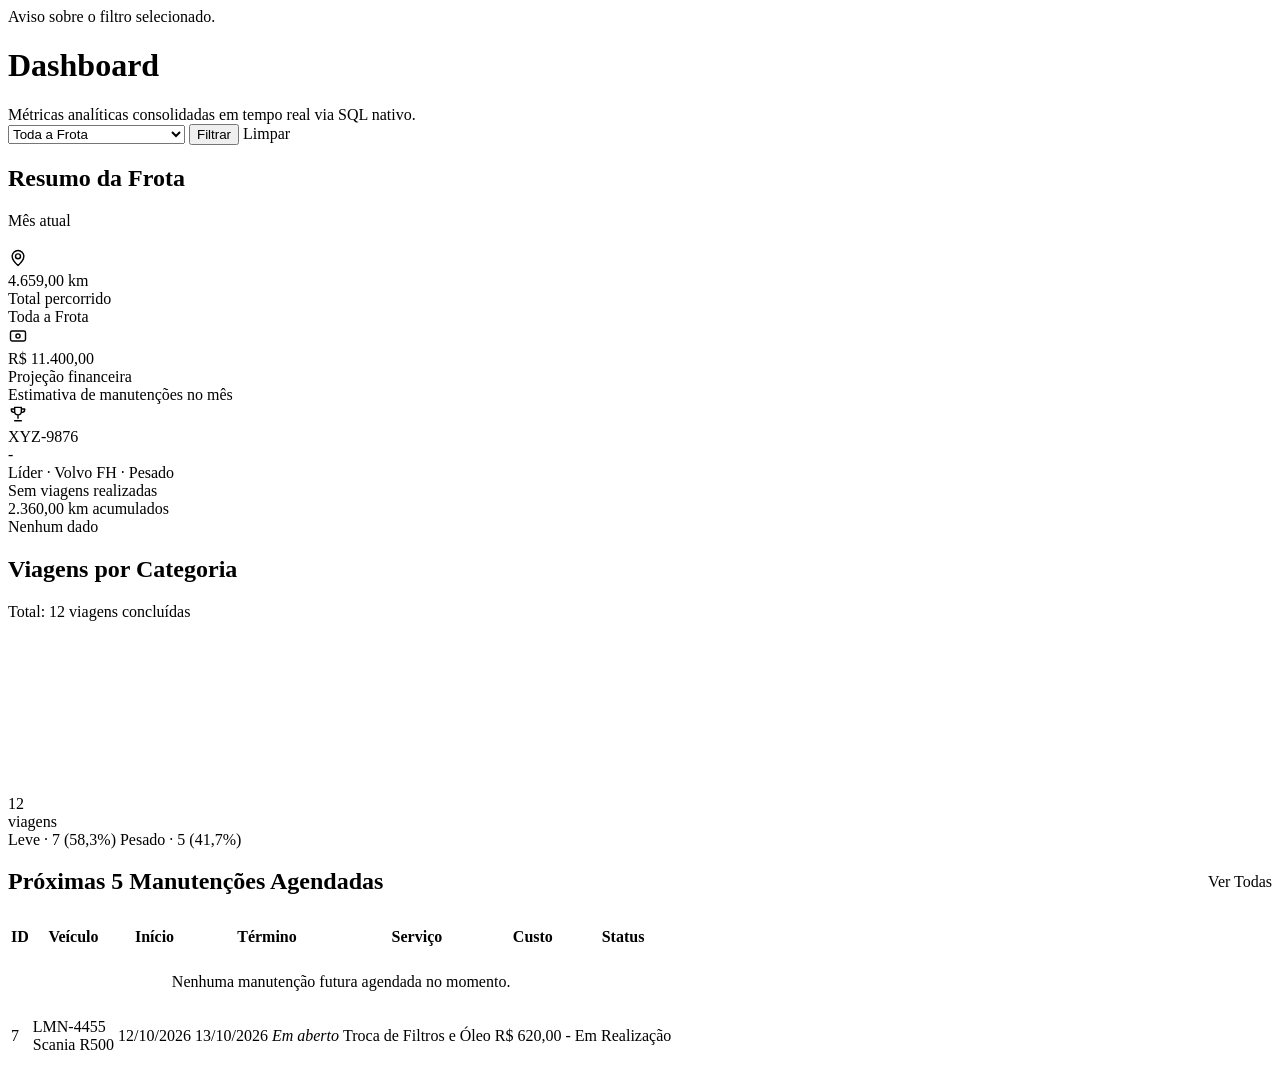
<file: src/main/resources/templates/dashboard/index.html>
<!DOCTYPE html>
<html lang="pt-BR" data-theme="dark" xmlns:th="http://www.thymeleaf.org">

<head th:replace="~{fragments/layout :: htmlHead('Dashboard')}"></head>

<body>
  <div class="app">
    <header th:replace="~{fragments/layout :: navbar('dashboard')}"></header>
    <main class="main">
      <div th:if="${mensagemAlerta}" class="alert alert-err" role="alert" th:text="${mensagemAlerta}">Aviso sobre o
        filtro selecionado.</div>

      <div class="top">
        <div>
          <h1>Dashboard</h1>
          <div class="sub">Métricas analíticas consolidadas em tempo real via SQL nativo.</div>
        </div>
        <form class="top-actions" th:action="@{/dashboard}" method="get">
          <select class="fld" name="veiculoId" aria-label="Frota">
            <option value="" th:selected="${dashboard.filtroVeiculoId == null}">Toda a Frota</option>
            <option th:each="v : ${veiculos}" th:value="${v.id}" th:text="${v.descricaoCompleta}"
              th:selected="${v.id == dashboard.filtroVeiculoId}">
              ABC-1234 · Fiorino (Leve)
            </option>
          </select>
          <button class="btn" type="submit">Filtrar</button>
          <a th:if="${dashboard.filtroVeiculoId != null}" th:href="@{/dashboard}" class="btn btn-outline"
            title="Limpar Filtro">Limpar</a>
        </form>
      </div>

      <div class="row">
        <section class="panel" style="flex:2;min-width:340px">
          <h2 class="ph">Resumo da Frota</h2>
          <div class="sub" style="margin:0 0 18px">Mês atual</div>
          <div class="tiles">
            <div class="tile"><span class="c-amber"><svg width="20" height="20" viewBox="0 0 24 24" fill="none"
                  stroke="currentColor" stroke-width="1.7" stroke-linecap="round" stroke-linejoin="round"
                  aria-hidden="true">
                  <circle cx="12" cy="10" r="3" />
                  <path d="M12 21s7-6 7-11a7 7 0 10-14 0c0 5 7 11 7 11z" />
                </svg></span>
              <div class="v" th:text="${#numbers.formatDecimal(dashboard.totalKm, 1, 'POINT', 2, 'COMMA')} + ' km'">
                4.659,00 km</div>
              <div class="t">Total percorrido</div>
              <div class="n c-amber" th:text="${dashboard.filtroVeiculoDescricao}">Toda a Frota</div>
            </div>
            <div class="tile"><span class="c-accent"><svg width="20" height="20" viewBox="0 0 24 24" fill="none"
                  stroke="currentColor" stroke-width="1.7" stroke-linecap="round" stroke-linejoin="round"
                  aria-hidden="true">
                  <rect x="3" y="6" width="18" height="12" rx="2" />
                  <circle cx="12" cy="12" r="2.5" />
                </svg></span>
              <div class="v"
                th:text="'R$ ' + ${#numbers.formatDecimal(dashboard.projecaoFinanceira, 1, 'POINT', 2, 'COMMA')}">R$
                11.400,00</div>
              <div class="t">Projeção financeira</div>
              <div class="n c-accent">Estimativa de manutenções no mês</div>
            </div>
            <div class="tile"><span class="c-pink"><svg width="20" height="20" viewBox="0 0 24 24" fill="none"
                  stroke="currentColor" stroke-width="1.7" stroke-linecap="round" stroke-linejoin="round"
                  aria-hidden="true">
                  <path d="M8 4h8v5a4 4 0 01-8 0zM12 13v4M8 20h8M8 6H4v1a3 3 0 003 3M16 6h4v1a3 3 0 01-3 3" />
                </svg></span>
              <div class="v" th:if="${dashboard.hasVeiculoLider()}" th:text="${dashboard.veiculoLider.placa}">XYZ-9876
              </div>
              <div class="v" th:if="${!dashboard.hasVeiculoLider()}">-</div>
              <div class="t" th:if="${dashboard.hasVeiculoLider()}"
                th:text="'Líder · ' + ${dashboard.veiculoLider.modelo} + ' · ' + ${dashboard.veiculoLider.tipo}">Líder ·
                Volvo FH · Pesado</div>
              <div class="t" th:if="${!dashboard.hasVeiculoLider()}">Sem viagens realizadas</div>
              <div class="n c-pink" th:if="${dashboard.hasVeiculoLider()}"
                th:text="${#numbers.formatDecimal(dashboard.veiculoLider.totalKm, 1, 'POINT', 2, 'COMMA')} + ' km acumulados'">
                2.360,00 km acumulados</div>
              <div class="n c-pink" th:if="${!dashboard.hasVeiculoLider()}">Nenhum dado</div>
            </div>
          </div>
        </section>

        <section class="panel" style="flex:1;min-width:260px">
          <h2 class="ph">Viagens por Categoria</h2>
          <div class="sub" th:text="'Total: ' + ${dashboard.totalViagensRealizadas} + ' viagens concluídas'">Total: 12
            viagens concluídas</div>
          <div class="donut">
            <svg viewBox="0 0 42 42" width="170" height="170" role="img"
              th:attr="aria-label=${(dashboard.hasViagensRealizadas() and dashboard.volumeCategorias != null and dashboard.volumeCategorias.size() > 1) ? ('Leve ' + #numbers.formatDecimal(dashboard.volumeCategorias[0].percentual, 1, 'POINT', 1, 'COMMA') + '% e Pesado ' + #numbers.formatDecimal(dashboard.volumeCategorias[1].percentual, 1, 'POINT', 1, 'COMMA') + '%') : 'Sem viagens concluídas'}">
              <circle th:classappend="${dashboard.hasViagensRealizadas()} ? 'track' : ''"
                th:style="${!dashboard.hasViagensRealizadas()} ? 'stroke: var(--line);' : ''" cx="21" cy="21"
                r="15.9155" fill="none" stroke-width="5" />
              <circle
                th:if="${dashboard.hasViagensRealizadas() and dashboard.volumeCategorias != null and dashboard.volumeCategorias.size() > 0}"
                class="fill" cx="21" cy="21" r="15.9155" fill="none" stroke-width="5"
                th:attr="stroke-dasharray=${#numbers.formatDecimal(dashboard.volumeCategorias[0].percentual, 1, 'NONE', 1, 'POINT') + ' ' + #numbers.formatDecimal(dashboard.volumeCategorias.size() > 1 ? dashboard.volumeCategorias[1].percentual : (100.0 - dashboard.volumeCategorias[0].percentual), 1, 'NONE', 1, 'POINT')}" />
            </svg>
            <div class="donut-center">
              <div class="big" th:text="${dashboard.totalViagensRealizadas}">12</div>
              <div class="m">viagens</div>
            </div>
          </div>
          <div class="legend">
            <span th:if="${dashboard.volumeCategorias != null and dashboard.volumeCategorias.size() > 0}">
              <i style="background:var(--chart-leve)"></i>Leve · <span
                th:text="${dashboard.volumeCategorias[0].totalViagens}">7</span> (<span
                th:text="${#numbers.formatDecimal(dashboard.volumeCategorias[0].percentual, 1, 'POINT', 1, 'COMMA')}">58,3</span>%)
            </span>
            <span th:if="${dashboard.volumeCategorias != null and dashboard.volumeCategorias.size() > 1}">
              <i style="background:var(--chart-pesado)"></i>Pesado · <span
                th:text="${dashboard.volumeCategorias[1].totalViagens}">5</span> (<span
                th:text="${#numbers.formatDecimal(dashboard.volumeCategorias[1].percentual, 1, 'POINT', 1, 'COMMA')}">41,7</span>%)
            </span>
          </div>
        </section>
      </div>

      <section class="panel">
        <div style="display:flex;justify-content:space-between;align-items:center;margin-bottom:10px">
          <h2 class="ph">Próximas 5 Manutenções Agendadas</h2>
          <a class="btn btn-outline" th:href="@{/manutencoes}">Ver Todas</a>
        </div>
        <div class="table-wrap">
          <table>
            <thead>
              <tr>
                <th>ID</th>
                <th>Veículo</th>
                <th>Início</th>
                <th>Término</th>
                <th>Serviço</th>
                <th class="r">Custo</th>
                <th>Status</th>
              </tr>
            </thead>
            <tbody>
              <tr th:if="${!dashboard.hasCronograma()}">
                <td colspan="7" style="text-align:center;padding:24px 16px;color:var(--muted)">
                  Nenhuma manutenção futura agendada no momento.
                </td>
              </tr>
              <tr th:each="c : ${dashboard.cronograma}">
                <td th:text="${c.id}">7</td>
                <td>
                  <div class="pl" th:text="${c.veiculoPlaca}">LMN-4455</div>
                  <div class="m" th:text="${c.veiculoModelo}">Scania R500</div>
                </td>
                <td th:text="${#temporals.format(c.dataInicio, 'dd/MM/yyyy')}">12/10/2026</td>
                <td>
                  <span th:if="${c.dataFinalizacao != null}"
                    th:text="${#temporals.format(c.dataFinalizacao, 'dd/MM/yyyy')}">13/10/2026</span>
                  <i th:if="${c.dataFinalizacao == null}" class="m">Em aberto</i>
                </td>
                <td th:text="${c.tipoServico}">Troca de Filtros e Óleo</td>
                <td class="r pl">
                  <span th:if="${c.custoEstimado != null}"
                    th:text="'R$ ' + ${#numbers.formatDecimal(c.custoEstimado, 1, 'POINT', 2, 'COMMA')}">R$
                    620,00</span>
                  <span th:if="${c.custoEstimado == null}" class="m">-</span>
                </td>
                <td>
                  <span class="badge"
                    th:classappend="${c.status == 'PENDENTE' ? 'pe' : (c.status == 'EM_REALIZACAO' ? 'ru' : 'ok')}"
                    th:text="${c.status == 'EM_REALIZACAO' ? 'Em Realização' : (c.status == 'PENDENTE' ? 'Pendente' : 'Concluída')}">Em
                    Realização</span>
                </td>
              </tr>
            </tbody>
          </table>
        </div>
      </section>
    </main>
  </div>
</body>

</html>
</file>
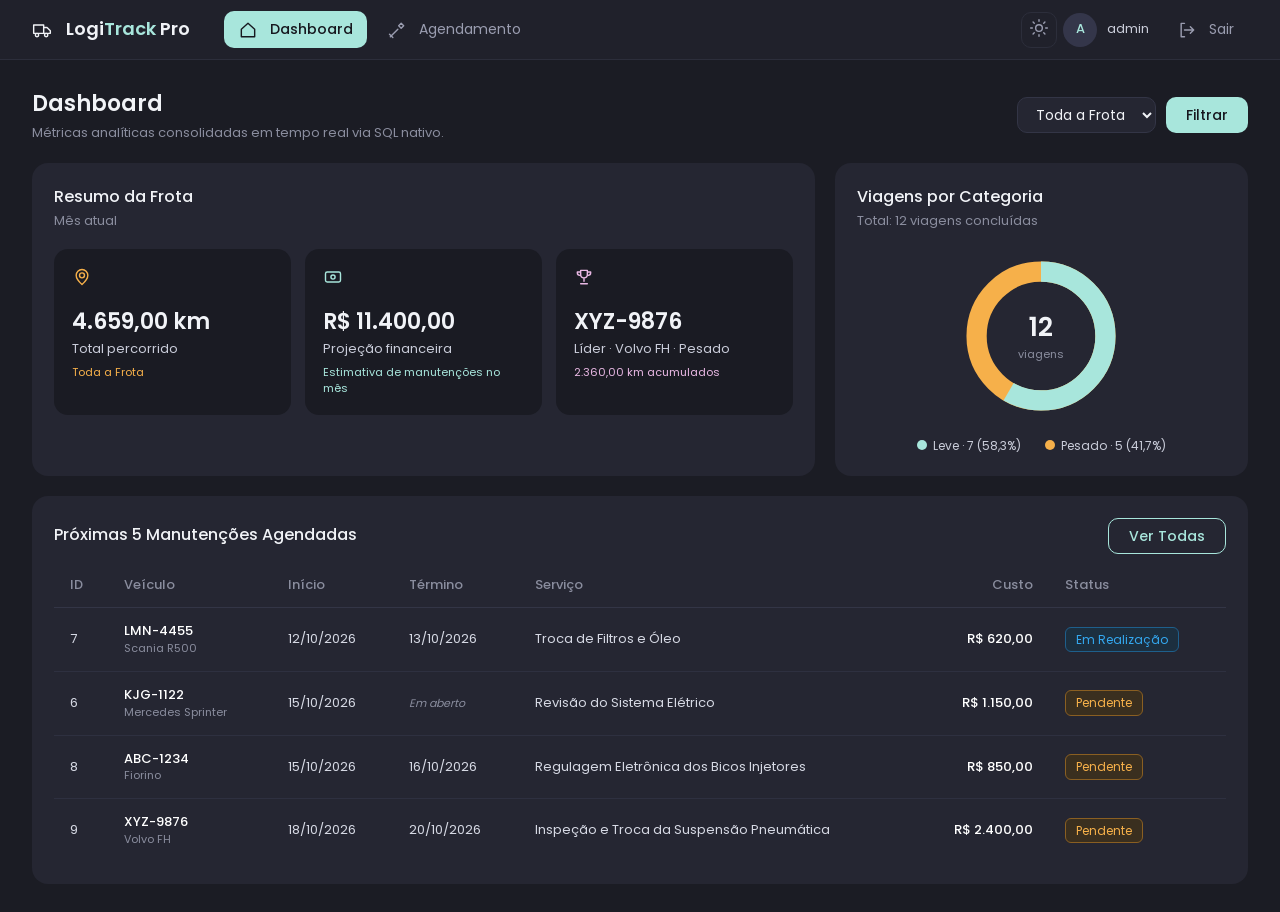
<file: docs/design/dashboard.html>
<!DOCTYPE html>
<html lang="pt-BR" data-theme="dark">

<head>
  <meta charset="utf-8">
  <meta name="viewport" content="width=device-width, initial-scale=1">
  <meta name="color-scheme" content="dark light">
  <title>Dashboard — LogiTrack Pro</title>
  <script src="js/theme.js"></script>
  <link rel="stylesheet" href="css/logitrack.css">
  <link rel="icon" type="image/svg+xml" href="favicon.svg">
</head>

<body>
  <div class="app">
    <header class="nav">
      <div class="brand"><svg width="20" height="20" viewBox="0 0 24 24" fill="none" stroke="currentColor"
          stroke-width="1.7" stroke-linecap="round" stroke-linejoin="round" aria-hidden="true">
          <path d="M2 6h12v10H2zM14 9h4l4 4v3h-8" />
          <circle cx="6" cy="18" r="2" />
          <circle cx="17" cy="18" r="2" />
        </svg>
        <div>&nbsp;Logi<span>Track</span> Pro</div>
      </div>
      <a href="dashboard.html" class="nav-link on"><svg width="20" height="20" viewBox="0 0 24 24" fill="none"
          stroke="currentColor" stroke-width="1.7" stroke-linecap="round" stroke-linejoin="round" aria-hidden="true">
          <path d="M4 11l8-7 8 7v9H4z" />
        </svg>Dashboard</a>
      <a href="manutencao.html" class="nav-link"><svg width="20" height="20" viewBox="0 0 24 24" fill="none"
          stroke="currentColor" stroke-width="1.7" stroke-linecap="round" stroke-linejoin="round" aria-hidden="true">
          <path d="M14 7l3-3 3 3-3 3zM4 20l9-9M3 17l4 4" />
        </svg>Agendamento</a>
      <div class="nav-spacer"></div>
      <button type="button" class="icon-btn theme-toggle" data-theme-toggle aria-pressed="true" aria-label="Modo escuro"
        title="Alternar tema claro/escuro"><span class="i-sun"><svg width="20" height="20" viewBox="0 0 24 24"
            fill="none" stroke="currentColor" stroke-width="1.7" stroke-linecap="round" stroke-linejoin="round"
            aria-hidden="true">
            <circle cx="12" cy="12" r="4" />
            <path
              d="M12 2v2M12 20v2M4.9 4.9l1.4 1.4M17.7 17.7l1.4 1.4M2 12h2M20 12h2M4.9 19.1l1.4-1.4M17.7 6.3l1.4-1.4" />
          </svg></span><span class="i-moon"><svg width="20" height="20" viewBox="0 0 24 24" fill="none"
            stroke="currentColor" stroke-width="1.7" stroke-linecap="round" stroke-linejoin="round" aria-hidden="true">
            <path d="M21 12.8A9 9 0 1111.2 3a7 7 0 009.8 9.8z" />
          </svg></span></button>
      <div class="user"><span class="avatar">A</span>admin</div>
      <form><button type="submit" class="nav-link"><svg width="20" height="20" viewBox="0 0 24 24" fill="none"
            stroke="currentColor" stroke-width="1.7" stroke-linecap="round" stroke-linejoin="round" aria-hidden="true">
            <path d="M9 4H5v16h4M16 8l4 4-4 4M20 12H9" />
          </svg>Sair</button></form>
    </header>
    <main class="main">
      <div class="top">
        <div>
          <h1>Dashboard</h1>
          <div class="sub">Métricas analíticas consolidadas em tempo real via SQL nativo.</div>
        </div>
        <form class="top-actions" method="get">
          <select class="fld" name="veiculoId" aria-label="Frota">
            <option>Toda a Frota</option>
          </select>
          <button class="btn" type="submit">Filtrar</button>
        </form>
      </div>

      <div class="row">
        <section class="panel" style="flex:2;min-width:340px">
          <h2 class="ph">Resumo da Frota</h2>
          <div class="sub" style="margin:0 0 18px">Mês atual</div>
          <div class="tiles">
            <div class="tile"><span class="c-amber"><svg width="20" height="20" viewBox="0 0 24 24" fill="none"
                  stroke="currentColor" stroke-width="1.7" stroke-linecap="round" stroke-linejoin="round"
                  aria-hidden="true">
                  <circle cx="12" cy="10" r="3" />
                  <path d="M12 21s7-6 7-11a7 7 0 10-14 0c0 5 7 11 7 11z" />
                </svg></span>
              <div class="v">4.659,00 km</div>
              <div class="t">Total percorrido</div>
              <div class="n c-amber">Toda a Frota</div>
            </div>
            <div class="tile"><span class="c-accent"><svg width="20" height="20" viewBox="0 0 24 24" fill="none"
                  stroke="currentColor" stroke-width="1.7" stroke-linecap="round" stroke-linejoin="round"
                  aria-hidden="true">
                  <rect x="3" y="6" width="18" height="12" rx="2" />
                  <circle cx="12" cy="12" r="2.5" />
                </svg></span>
              <div class="v">R$ 11.400,00</div>
              <div class="t">Projeção financeira</div>
              <div class="n c-accent">Estimativa de manutenções no mês</div>
            </div>
            <div class="tile"><span class="c-pink"><svg width="20" height="20" viewBox="0 0 24 24" fill="none"
                  stroke="currentColor" stroke-width="1.7" stroke-linecap="round" stroke-linejoin="round"
                  aria-hidden="true">
                  <path d="M8 4h8v5a4 4 0 01-8 0zM12 13v4M8 20h8M8 6H4v1a3 3 0 003 3M16 6h4v1a3 3 0 01-3 3" />
                </svg></span>
              <div class="v">XYZ-9876</div>
              <div class="t">Líder · Volvo FH · Pesado</div>
              <div class="n c-pink">2.360,00 km acumulados</div>
            </div>
          </div>
        </section>

        <section class="panel" style="flex:1;min-width:260px">
          <h2 class="ph">Viagens por Categoria</h2>
          <div class="sub">Total: 12 viagens concluídas</div>
          <div class="donut">
            <svg viewBox="0 0 42 42" width="170" height="170" role="img" aria-label="Leve 58,3% e Pesado 41,7%">
              <circle class="track" cx="21" cy="21" r="15.9155" fill="none" stroke-width="5" />
              <circle class="fill" cx="21" cy="21" r="15.9155" fill="none" stroke-width="5"
                stroke-dasharray="58.3 41.7" />
            </svg>
            <div class="donut-center">
              <div class="big">12</div>
              <div class="m">viagens</div>
            </div>
          </div>
          <div class="legend">
            <span><i style="background:var(--chart-leve)"></i>Leve · 7 (58,3%)</span>
            <span><i style="background:var(--chart-pesado)"></i>Pesado · 5 (41,7%)</span>
          </div>
        </section>
      </div>

      <section class="panel">
        <div style="display:flex;justify-content:space-between;align-items:center;margin-bottom:10px">
          <h2 class="ph">Próximas 5 Manutenções Agendadas</h2>
          <a class="btn btn-outline" href="manutencao.html">Ver Todas</a>
        </div>
        <div class="table-wrap">
          <table>
            <thead>
              <tr>
                <th>ID</th>
                <th>Veículo</th>
                <th>Início</th>
                <th>Término</th>
                <th>Serviço</th>
                <th class="r">Custo</th>
                <th>Status</th>
              </tr>
            </thead>
            <tbody>
              <tr>
                <td>7</td>
                <td>
                  <div class="pl">LMN-4455</div>
                  <div class="m">Scania R500</div>
                </td>
                <td>12/10/2026</td>
                <td>13/10/2026</td>
                <td>Troca de Filtros e Óleo</td>
                <td class="r pl">R$ 620,00</td>
                <td><span class="badge ru">Em Realização</span></td>
              </tr>
              <tr>
                <td>6</td>
                <td>
                  <div class="pl">KJG-1122</div>
                  <div class="m">Mercedes Sprinter</div>
                </td>
                <td>15/10/2026</td>
                <td><i class="m">Em aberto</i></td>
                <td>Revisão do Sistema Elétrico</td>
                <td class="r pl">R$ 1.150,00</td>
                <td><span class="badge pe">Pendente</span></td>
              </tr>
              <tr>
                <td>8</td>
                <td>
                  <div class="pl">ABC-1234</div>
                  <div class="m">Fiorino</div>
                </td>
                <td>15/10/2026</td>
                <td>16/10/2026</td>
                <td>Regulagem Eletrônica dos Bicos Injetores</td>
                <td class="r pl">R$ 850,00</td>
                <td><span class="badge pe">Pendente</span></td>
              </tr>
              <tr>
                <td>9</td>
                <td>
                  <div class="pl">XYZ-9876</div>
                  <div class="m">Volvo FH</div>
                </td>
                <td>18/10/2026</td>
                <td>20/10/2026</td>
                <td>Inspeção e Troca da Suspensão Pneumática</td>
                <td class="r pl">R$ 2.400,00</td>
                <td><span class="badge pe">Pendente</span></td>
              </tr>
            </tbody>
          </table>
        </div>
      </section>
    </main>
  </div>
</body>

</html>
</file>
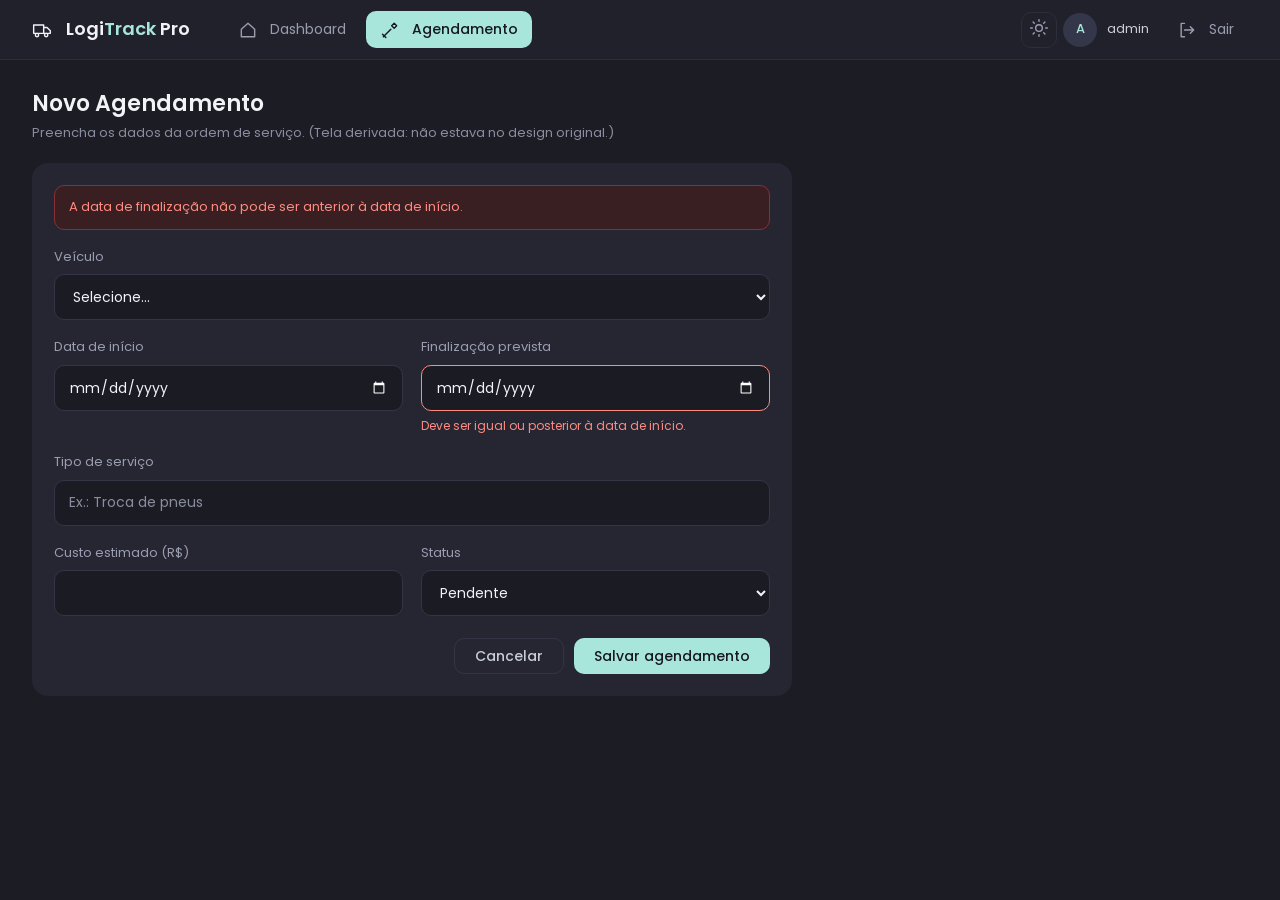
<file: docs/design/formulario.html>
<!DOCTYPE html>
<html lang="pt-BR" data-theme="dark">
<head>
<meta charset="utf-8">
<meta name="viewport" content="width=device-width, initial-scale=1">
<meta name="color-scheme" content="dark light">
<title>Novo Agendamento — LogiTrack Pro</title>
<script src="js/theme.js"></script>
<link rel="stylesheet" href="css/logitrack.css">
<link rel="icon" type="image/svg+xml" href="favicon.svg">
</head>
<body><div class="app">
<header class="nav">
  <div class="brand"><svg width="20" height="20" viewBox="0 0 24 24" fill="none" stroke="currentColor" stroke-width="1.7" stroke-linecap="round" stroke-linejoin="round" aria-hidden="true"><path d="M2 6h12v10H2zM14 9h4l4 4v3h-8"/><circle cx="6" cy="18" r="2"/><circle cx="17" cy="18" r="2"/></svg><div>&nbsp;Logi<span>Track</span> Pro</div></div>
  <a href="dashboard.html" class="nav-link"><svg width="20" height="20" viewBox="0 0 24 24" fill="none" stroke="currentColor" stroke-width="1.7" stroke-linecap="round" stroke-linejoin="round" aria-hidden="true"><path d="M4 11l8-7 8 7v9H4z"/></svg>Dashboard</a>
  <a href="manutencao.html" class="nav-link on"><svg width="20" height="20" viewBox="0 0 24 24" fill="none" stroke="currentColor" stroke-width="1.7" stroke-linecap="round" stroke-linejoin="round" aria-hidden="true"><path d="M14 7l3-3 3 3-3 3zM4 20l9-9M3 17l4 4"/></svg>Agendamento</a>
  <div class="nav-spacer"></div>
  <button type="button" class="icon-btn theme-toggle" data-theme-toggle aria-pressed="true" aria-label="Modo escuro" title="Alternar tema claro/escuro"><span class="i-sun"><svg width="20" height="20" viewBox="0 0 24 24" fill="none" stroke="currentColor" stroke-width="1.7" stroke-linecap="round" stroke-linejoin="round" aria-hidden="true"><circle cx="12" cy="12" r="4"/><path d="M12 2v2M12 20v2M4.9 4.9l1.4 1.4M17.7 17.7l1.4 1.4M2 12h2M20 12h2M4.9 19.1l1.4-1.4M17.7 6.3l1.4-1.4"/></svg></span><span class="i-moon"><svg width="20" height="20" viewBox="0 0 24 24" fill="none" stroke="currentColor" stroke-width="1.7" stroke-linecap="round" stroke-linejoin="round" aria-hidden="true"><path d="M21 12.8A9 9 0 1111.2 3a7 7 0 009.8 9.8z"/></svg></span></button>
  <div class="user"><span class="avatar">A</span>admin</div>
  <!-- no Spring: <form th:action="@{/logout}" method="post"> com este botão (CSRF) -->
  <form><button type="submit" class="nav-link"><svg width="20" height="20" viewBox="0 0 24 24" fill="none" stroke="currentColor" stroke-width="1.7" stroke-linecap="round" stroke-linejoin="round" aria-hidden="true"><path d="M9 4H5v16h4M16 8l4 4-4 4M20 12H9"/></svg>Sair</button></form>
</header>
<main class="main">
  <div class="top"><div><h1>Novo Agendamento</h1>
    <div class="sub">Preencha os dados da ordem de serviço. (Tela derivada: não estava no design original.)</div></div></div>
  <form class="panel" method="post" action="#" style="max-width:760px">
    <!-- Erro geral de regra de negócio (BindingResult.reject): -->
    <div class="alert alert-err" role="alert" style="margin-bottom:18px">A data de finalização não pode ser anterior à data de início.</div>
    <div class="form-grid">
      <div class="field full"><label for="veiculo">Veículo</label>
        <select class="input" id="veiculo" name="veiculoId" required>
          <option value="">Selecione…</option><option>ABC-1234 · Fiorino (Leve)</option><option>XYZ-9876 · Volvo FH (Pesado)</option></select></div>
      <div class="field"><label for="ini">Data de início</label><input class="input" id="ini" type="date" name="dataInicio" required></div>
      <div class="field"><label for="fim">Finalização prevista</label>
        <input class="input is-invalid" id="fim" type="date" name="dataFinalizacao" aria-invalid="true" aria-describedby="fim-err">
        <div class="field-error" id="fim-err">Deve ser igual ou posterior à data de início.</div></div>
      <div class="field full"><label for="srv">Tipo de serviço</label><input class="input" id="srv" name="tipoServico" placeholder="Ex.: Troca de pneus" required></div>
      <div class="field"><label for="custo">Custo estimado (R$)</label><input class="input" id="custo" type="number" step="0.01" min="0" name="custoEstimado" required></div>
      <div class="field"><label for="status">Status</label>
        <select class="input" id="status" name="status"><option>Pendente</option><option>Em Realização</option><option>Concluída</option></select></div>
    </div>
    <div class="form-actions"><a class="btn btn-ghost" href="manutencao.html">Cancelar</a><button class="btn" type="submit">Salvar agendamento</button></div>
  </form>
</main></div></body></html>
</file>
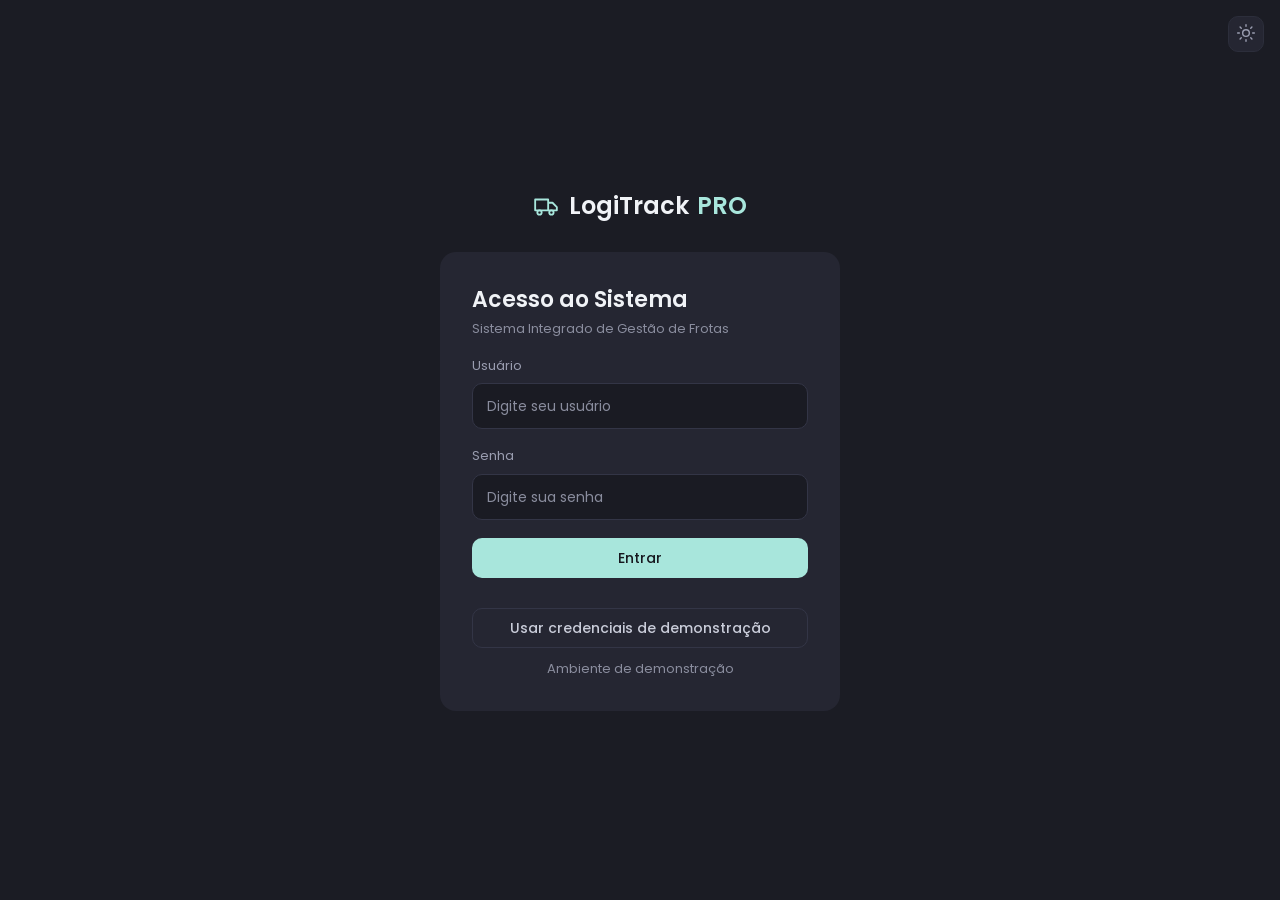
<file: docs/design/login.html>
<!DOCTYPE html>
<html lang="pt-BR" data-theme="dark">
<head>
<meta charset="utf-8">
<meta name="viewport" content="width=device-width, initial-scale=1">
<meta name="color-scheme" content="dark light">
<title>Login — LogiTrack Pro</title>
<script src="js/theme.js"></script>
<link rel="stylesheet" href="css/logitrack.css">
<link rel="icon" type="image/svg+xml" href="favicon.svg">
</head>
<body>
<button type="button" class="icon-btn theme-toggle theme-toggle-float" data-theme-toggle aria-pressed="true" aria-label="Modo escuro" title="Alternar tema claro/escuro"><span class="i-sun"><svg width="20" height="20" viewBox="0 0 24 24" fill="none" stroke="currentColor" stroke-width="1.7" stroke-linecap="round" stroke-linejoin="round" aria-hidden="true"><circle cx="12" cy="12" r="4"/><path d="M12 2v2M12 20v2M4.9 4.9l1.4 1.4M17.7 17.7l1.4 1.4M2 12h2M20 12h2M4.9 19.1l1.4-1.4M17.7 6.3l1.4-1.4"/></svg></span><span class="i-moon"><svg width="20" height="20" viewBox="0 0 24 24" fill="none" stroke="currentColor" stroke-width="1.7" stroke-linecap="round" stroke-linejoin="round" aria-hidden="true"><path d="M21 12.8A9 9 0 1111.2 3a7 7 0 009.8 9.8z"/></svg></span></button>
<main class="login-page">
  <div class="login-box">
    <div class="login-brand"><svg width="26" height="26" viewBox="0 0 24 24" fill="none" stroke="currentColor" stroke-width="1.7" stroke-linecap="round" stroke-linejoin="round" aria-hidden="true"><path d="M2 6h12v10H2zM14 9h4l4 4v3h-8"/><circle cx="6" cy="18" r="2"/><circle cx="17" cy="18" r="2"/></svg>LogiTrack<span>PRO</span></div>
    <form class="panel login-card" method="post" action="#">
      <div><h1>Acesso ao Sistema</h1><div class="sub">Sistema Integrado de Gestão de Frotas</div></div>
      <!-- ESTADOS (derivados; não estavam no design). Exibir um por vez:
      <div class="alert alert-err" role="alert">Usuário ou senha inválidos.</div>
      <div class="alert alert-ok" role="status">Você saiu do sistema.</div> -->
      <div class="field"><label for="u">Usuário</label>
        <input class="input" id="u" name="username" placeholder="Digite seu usuário" autocomplete="username" required></div>
      <div class="field"><label for="s">Senha</label>
        <input class="input" id="s" name="password" type="password" placeholder="Digite sua senha" autocomplete="current-password" required></div>
      <button class="btn" style="height:40px" type="submit">Entrar</button>
      <div style="display:flex;flex-direction:column;gap:8px;margin-top:12px;text-align:center">
        <button type="button" id="btnDemoLogin" class="btn btn-ghost" style="height:40px"
                data-user="admin" data-pass="admin123">Usar credenciais de demonstração</button>
        <span class="sub">Ambiente de demonstração</span>
      </div>
    </form>
  </div>
</main>
<script src="js/login-demo.js"></script>
</body></html>
</file>
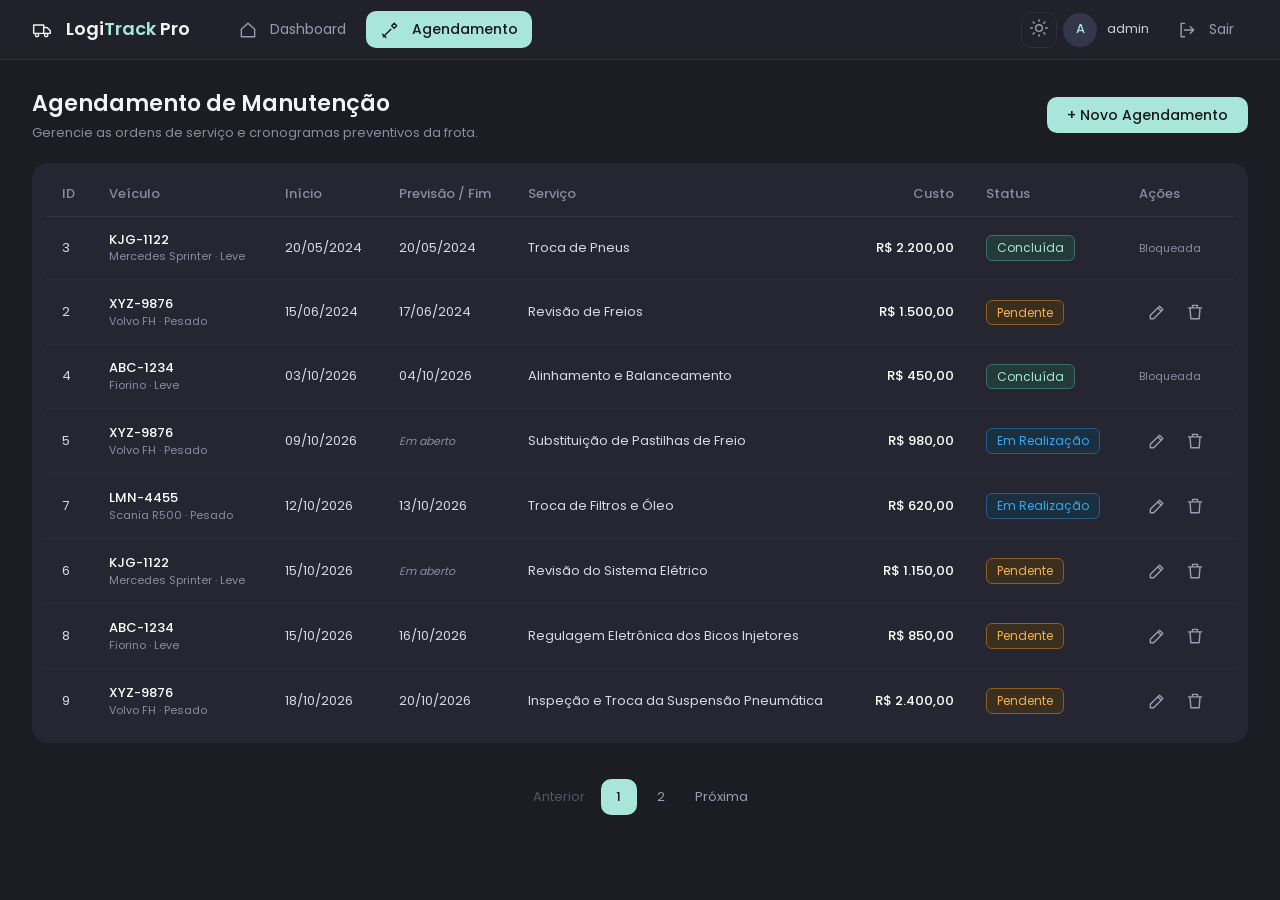
<file: docs/design/manutencao.html>
<!DOCTYPE html>
<html lang="pt-BR" data-theme="dark">
<head>
<meta charset="utf-8">
<meta name="viewport" content="width=device-width, initial-scale=1">
<meta name="color-scheme" content="dark light">
<title>Agendamento de Manutenção — LogiTrack Pro</title>
<script src="js/theme.js"></script>
<link rel="stylesheet" href="css/logitrack.css">
<link rel="icon" type="image/svg+xml" href="favicon.svg">
</head>
<body><div class="app">
<header class="nav">
  <div class="brand"><svg width="20" height="20" viewBox="0 0 24 24" fill="none" stroke="currentColor" stroke-width="1.7" stroke-linecap="round" stroke-linejoin="round" aria-hidden="true"><path d="M2 6h12v10H2zM14 9h4l4 4v3h-8"/><circle cx="6" cy="18" r="2"/><circle cx="17" cy="18" r="2"/></svg><div>&nbsp;Logi<span>Track</span> Pro</div></div>
  <a href="dashboard.html" class="nav-link"><svg width="20" height="20" viewBox="0 0 24 24" fill="none" stroke="currentColor" stroke-width="1.7" stroke-linecap="round" stroke-linejoin="round" aria-hidden="true"><path d="M4 11l8-7 8 7v9H4z"/></svg>Dashboard</a>
  <a href="manutencao.html" class="nav-link on"><svg width="20" height="20" viewBox="0 0 24 24" fill="none" stroke="currentColor" stroke-width="1.7" stroke-linecap="round" stroke-linejoin="round" aria-hidden="true"><path d="M14 7l3-3 3 3-3 3zM4 20l9-9M3 17l4 4"/></svg>Agendamento</a>
  <div class="nav-spacer"></div>
  <button type="button" class="icon-btn theme-toggle" data-theme-toggle aria-pressed="true" aria-label="Modo escuro" title="Alternar tema claro/escuro"><span class="i-sun"><svg width="20" height="20" viewBox="0 0 24 24" fill="none" stroke="currentColor" stroke-width="1.7" stroke-linecap="round" stroke-linejoin="round" aria-hidden="true"><circle cx="12" cy="12" r="4"/><path d="M12 2v2M12 20v2M4.9 4.9l1.4 1.4M17.7 17.7l1.4 1.4M2 12h2M20 12h2M4.9 19.1l1.4-1.4M17.7 6.3l1.4-1.4"/></svg></span><span class="i-moon"><svg width="20" height="20" viewBox="0 0 24 24" fill="none" stroke="currentColor" stroke-width="1.7" stroke-linecap="round" stroke-linejoin="round" aria-hidden="true"><path d="M21 12.8A9 9 0 1111.2 3a7 7 0 009.8 9.8z"/></svg></span></button>
  <div class="user"><span class="avatar">A</span>admin</div>
  <!-- no Spring: <form th:action="@{/logout}" method="post"> com este botão (CSRF) -->
  <form><button type="submit" class="nav-link"><svg width="20" height="20" viewBox="0 0 24 24" fill="none" stroke="currentColor" stroke-width="1.7" stroke-linecap="round" stroke-linejoin="round" aria-hidden="true"><path d="M9 4H5v16h4M16 8l4 4-4 4M20 12H9"/></svg>Sair</button></form>
</header>
<main class="main">
  <div class="top">
    <div><h1>Agendamento de Manutenção</h1>
      <div class="sub">Gerencie as ordens de serviço e cronogramas preventivos da frota.</div></div>
    <div class="top-actions"><a class="btn" href="formulario.html">+ Novo Agendamento</a></div>
  </div>
  <!-- Mensagens flash (derivadas): <div class="alert alert-ok" role="status">Agendamento salvo.</div> -->
  <section class="panel" style="padding:10px 14px">
    <div class="table-wrap"><table>
      <thead><tr><th>ID</th><th>Veículo</th><th>Início</th><th>Previsão / Fim</th><th>Serviço</th><th class="r">Custo</th><th>Status</th><th>Ações</th></tr></thead>
      <tbody><tr><td>3</td><td><div class="pl">KJG-1122</div><div class="m">Mercedes Sprinter · Leve</div></td><td>20/05/2024</td><td>20/05/2024</td><td>Troca de Pneus</td><td class="r pl">R$ 2.200,00</td><td><span class="badge ok">Concluída</span></td><td><span class="m">Bloqueada</span></td></tr><tr><td>2</td><td><div class="pl">XYZ-9876</div><div class="m">Volvo FH · Pesado</div></td><td>15/06/2024</td><td>17/06/2024</td><td>Revisão de Freios</td><td class="r pl">R$ 1.500,00</td><td><span class="badge pe">Pendente</span></td><td><div class="actions"><a class="icon-btn" href="formulario.html" aria-label="Editar"><svg width="20" height="20" viewBox="0 0 24 24" fill="none" stroke="currentColor" stroke-width="1.7" stroke-linecap="round" stroke-linejoin="round" aria-hidden="true"><path d="M4 20h4L19 9l-4-4L4 16zM13 7l4 4"/></svg></a><!-- Thymeleaf: excluir = form POST com CSRF + confirmação --><form method="post"><button class="icon-btn danger" type="submit" aria-label="Excluir"><svg width="20" height="20" viewBox="0 0 24 24" fill="none" stroke="currentColor" stroke-width="1.7" stroke-linecap="round" stroke-linejoin="round" aria-hidden="true"><path d="M4 7h16M9 7V4h6v3M6 7l1 13h10l1-13"/></svg></button></form></div></td></tr><tr><td>4</td><td><div class="pl">ABC-1234</div><div class="m">Fiorino · Leve</div></td><td>03/10/2026</td><td>04/10/2026</td><td>Alinhamento e Balanceamento</td><td class="r pl">R$ 450,00</td><td><span class="badge ok">Concluída</span></td><td><span class="m">Bloqueada</span></td></tr><tr><td>5</td><td><div class="pl">XYZ-9876</div><div class="m">Volvo FH · Pesado</div></td><td>09/10/2026</td><td><i class="m">Em aberto</i></td><td>Substituição de Pastilhas de Freio</td><td class="r pl">R$ 980,00</td><td><span class="badge ru">Em Realização</span></td><td><div class="actions"><a class="icon-btn" href="formulario.html" aria-label="Editar"><svg width="20" height="20" viewBox="0 0 24 24" fill="none" stroke="currentColor" stroke-width="1.7" stroke-linecap="round" stroke-linejoin="round" aria-hidden="true"><path d="M4 20h4L19 9l-4-4L4 16zM13 7l4 4"/></svg></a><!-- Thymeleaf: excluir = form POST com CSRF + confirmação --><form method="post"><button class="icon-btn danger" type="submit" aria-label="Excluir"><svg width="20" height="20" viewBox="0 0 24 24" fill="none" stroke="currentColor" stroke-width="1.7" stroke-linecap="round" stroke-linejoin="round" aria-hidden="true"><path d="M4 7h16M9 7V4h6v3M6 7l1 13h10l1-13"/></svg></button></form></div></td></tr><tr><td>7</td><td><div class="pl">LMN-4455</div><div class="m">Scania R500 · Pesado</div></td><td>12/10/2026</td><td>13/10/2026</td><td>Troca de Filtros e Óleo</td><td class="r pl">R$ 620,00</td><td><span class="badge ru">Em Realização</span></td><td><div class="actions"><a class="icon-btn" href="formulario.html" aria-label="Editar"><svg width="20" height="20" viewBox="0 0 24 24" fill="none" stroke="currentColor" stroke-width="1.7" stroke-linecap="round" stroke-linejoin="round" aria-hidden="true"><path d="M4 20h4L19 9l-4-4L4 16zM13 7l4 4"/></svg></a><!-- Thymeleaf: excluir = form POST com CSRF + confirmação --><form method="post"><button class="icon-btn danger" type="submit" aria-label="Excluir"><svg width="20" height="20" viewBox="0 0 24 24" fill="none" stroke="currentColor" stroke-width="1.7" stroke-linecap="round" stroke-linejoin="round" aria-hidden="true"><path d="M4 7h16M9 7V4h6v3M6 7l1 13h10l1-13"/></svg></button></form></div></td></tr><tr><td>6</td><td><div class="pl">KJG-1122</div><div class="m">Mercedes Sprinter · Leve</div></td><td>15/10/2026</td><td><i class="m">Em aberto</i></td><td>Revisão do Sistema Elétrico</td><td class="r pl">R$ 1.150,00</td><td><span class="badge pe">Pendente</span></td><td><div class="actions"><a class="icon-btn" href="formulario.html" aria-label="Editar"><svg width="20" height="20" viewBox="0 0 24 24" fill="none" stroke="currentColor" stroke-width="1.7" stroke-linecap="round" stroke-linejoin="round" aria-hidden="true"><path d="M4 20h4L19 9l-4-4L4 16zM13 7l4 4"/></svg></a><!-- Thymeleaf: excluir = form POST com CSRF + confirmação --><form method="post"><button class="icon-btn danger" type="submit" aria-label="Excluir"><svg width="20" height="20" viewBox="0 0 24 24" fill="none" stroke="currentColor" stroke-width="1.7" stroke-linecap="round" stroke-linejoin="round" aria-hidden="true"><path d="M4 7h16M9 7V4h6v3M6 7l1 13h10l1-13"/></svg></button></form></div></td></tr><tr><td>8</td><td><div class="pl">ABC-1234</div><div class="m">Fiorino · Leve</div></td><td>15/10/2026</td><td>16/10/2026</td><td>Regulagem Eletrônica dos Bicos Injetores</td><td class="r pl">R$ 850,00</td><td><span class="badge pe">Pendente</span></td><td><div class="actions"><a class="icon-btn" href="formulario.html" aria-label="Editar"><svg width="20" height="20" viewBox="0 0 24 24" fill="none" stroke="currentColor" stroke-width="1.7" stroke-linecap="round" stroke-linejoin="round" aria-hidden="true"><path d="M4 20h4L19 9l-4-4L4 16zM13 7l4 4"/></svg></a><!-- Thymeleaf: excluir = form POST com CSRF + confirmação --><form method="post"><button class="icon-btn danger" type="submit" aria-label="Excluir"><svg width="20" height="20" viewBox="0 0 24 24" fill="none" stroke="currentColor" stroke-width="1.7" stroke-linecap="round" stroke-linejoin="round" aria-hidden="true"><path d="M4 7h16M9 7V4h6v3M6 7l1 13h10l1-13"/></svg></button></form></div></td></tr><tr><td>9</td><td><div class="pl">XYZ-9876</div><div class="m">Volvo FH · Pesado</div></td><td>18/10/2026</td><td>20/10/2026</td><td>Inspeção e Troca da Suspensão Pneumática</td><td class="r pl">R$ 2.400,00</td><td><span class="badge pe">Pendente</span></td><td><div class="actions"><a class="icon-btn" href="formulario.html" aria-label="Editar"><svg width="20" height="20" viewBox="0 0 24 24" fill="none" stroke="currentColor" stroke-width="1.7" stroke-linecap="round" stroke-linejoin="round" aria-hidden="true"><path d="M4 20h4L19 9l-4-4L4 16zM13 7l4 4"/></svg></a><!-- Thymeleaf: excluir = form POST com CSRF + confirmação --><form method="post"><button class="icon-btn danger" type="submit" aria-label="Excluir"><svg width="20" height="20" viewBox="0 0 24 24" fill="none" stroke="currentColor" stroke-width="1.7" stroke-linecap="round" stroke-linejoin="round" aria-hidden="true"><path d="M4 7h16M9 7V4h6v3M6 7l1 13h10l1-13"/></svg></button></form></div></td></tr></tbody>
    </table></div>
  </section>
  <!-- Paginação (derivada; o design não a trazia) -->
  <nav class="pager" aria-label="Paginação">
    <span class="off">Anterior</span><span class="on" aria-current="page">1</span><a href="#">2</a><a href="#">Próxima</a>
  </nav>
</main></div></body></html>
</file>
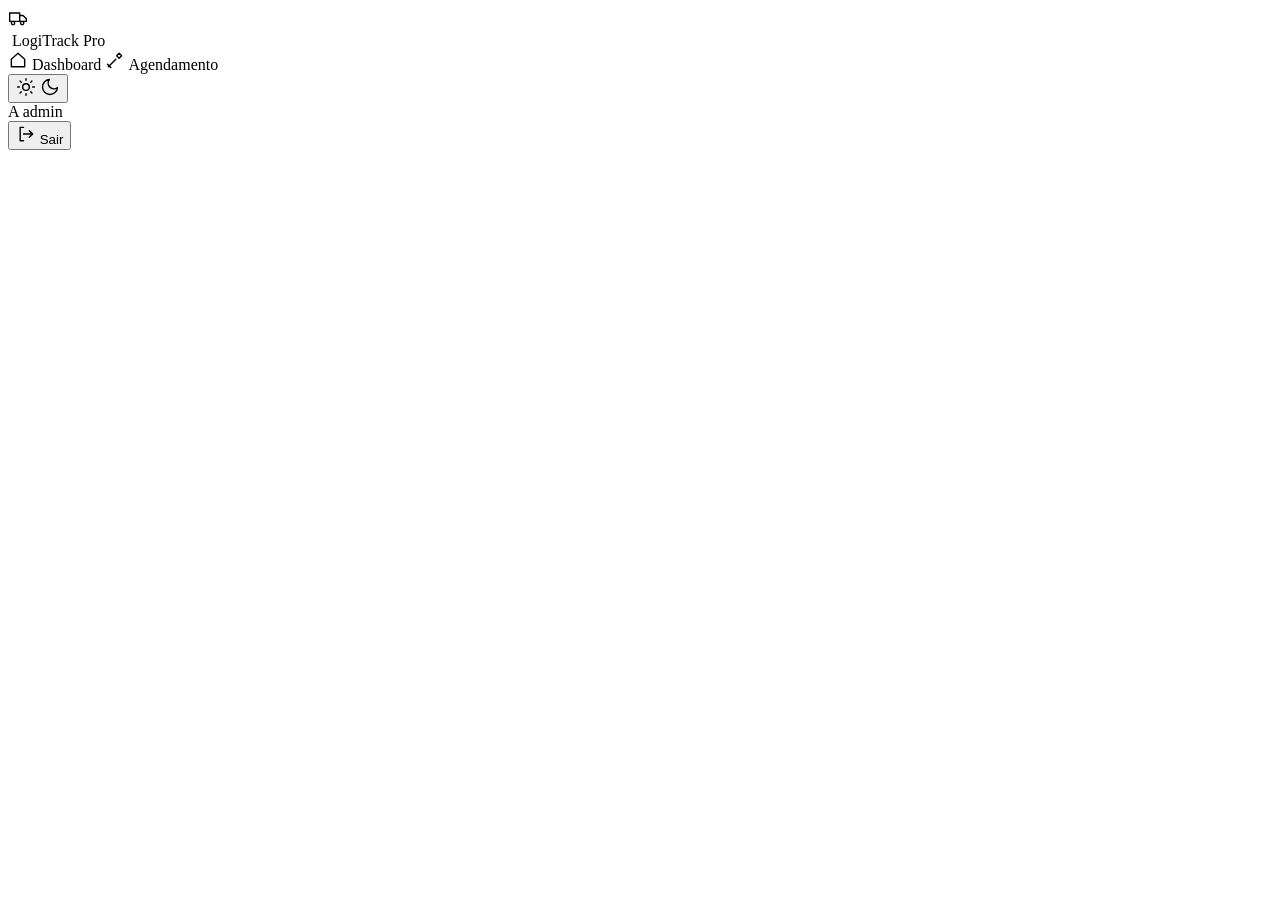
<file: src/main/resources/templates/fragments/layout.html>
<!DOCTYPE html>
<html lang="pt-BR" data-theme="dark" xmlns:th="http://www.thymeleaf.org">

<head th:fragment="htmlHead(title)">
    <meta charset="utf-8">
    <meta name="viewport" content="width=device-width, initial-scale=1">
    <meta name="color-scheme" content="dark light">
    <title th:text="${title} + ' — LogiTrack Pro'">LogiTrack Pro</title>

    <script th:src="@{/js/theme.js}"></script>
    <link rel="stylesheet" th:href="@{/css/logitrack.css}">
    <link rel="icon" type="image/svg+xml" th:href="@{/favicon.svg}">
</head>

<body>

    <header th:fragment="navbar(activeTab)" class="nav">
        <div class="brand">
            <svg width="20" height="20" viewBox="0 0 24 24" fill="none" stroke="currentColor" stroke-width="1.7"
                stroke-linecap="round" stroke-linejoin="round" aria-hidden="true">
                <path d="M2 6h12v10H2zM14 9h4l4 4v3h-8"></path>
                <circle cx="6" cy="18" r="2"></circle>
                <circle cx="17" cy="18" r="2"></circle>
            </svg>
            <div>&nbsp;Logi<span>Track</span> Pro</div>
        </div>
        <a th:href="@{/dashboard}" class="nav-link" th:classappend="${activeTab == 'dashboard'} ? 'on' : ''">
            <svg width="20" height="20" viewBox="0 0 24 24" fill="none" stroke="currentColor" stroke-width="1.7"
                stroke-linecap="round" stroke-linejoin="round" aria-hidden="true">
                <path d="M4 11l8-7 8 7v9H4z"></path>
            </svg>
            Dashboard
        </a>
        <a th:href="@{/manutencoes}" class="nav-link" th:classappend="${activeTab == 'manutencoes'} ? 'on' : ''">
            <svg width="20" height="20" viewBox="0 0 24 24" fill="none" stroke="currentColor" stroke-width="1.7"
                stroke-linecap="round" stroke-linejoin="round" aria-hidden="true">
                <path d="M14 7l3-3 3 3-3 3zM4 20l9-9M3 17l4 4"></path>
            </svg>
            Agendamento
        </a>
        <div class="nav-spacer"></div>
        <button type="button" class="icon-btn theme-toggle" data-theme-toggle aria-pressed="true"
            aria-label="Modo escuro" title="Alternar tema claro/escuro">
            <span class="i-sun">
                <svg width="20" height="20" viewBox="0 0 24 24" fill="none" stroke="currentColor" stroke-width="1.7"
                    stroke-linecap="round" stroke-linejoin="round" aria-hidden="true">
                    <circle cx="12" cy="12" r="4"></circle>
                    <path
                        d="M12 2v2M12 20v2M4.9 4.9l1.4 1.4M17.7 17.7l1.4 1.4M2 12h2M20 12h2M4.9 19.1l1.4-1.4M17.7 6.3l1.4-1.4">
                    </path>
                </svg>
            </span>
            <span class="i-moon">
                <svg width="20" height="20" viewBox="0 0 24 24" fill="none" stroke="currentColor" stroke-width="1.7"
                    stroke-linecap="round" stroke-linejoin="round" aria-hidden="true">
                    <path d="M21 12.8A9 9 0 1111.2 3a7 7 0 009.8 9.8z"></path>
                </svg>
            </span>
        </button>
        <div class="user" th:if="${usuarioLogado != null}">
            <span class="avatar"
                th:text="${#strings.isEmpty(usuarioLogado) ? '?' : #strings.toUpperCase(#strings.substring(usuarioLogado, 0, 1))}">A</span>
            <span th:text="${usuarioLogado}">admin</span>
        </div>
        <form th:action="@{/logout}" method="post">
            <button type="submit" class="nav-link" aria-label="Sair">
                <svg width="20" height="20" viewBox="0 0 24 24" fill="none" stroke="currentColor" stroke-width="1.7"
                    stroke-linecap="round" stroke-linejoin="round" aria-hidden="true">
                    <path d="M9 4H5v16h4M16 8l4 4-4 4M20 12H9"></path>
                </svg>
                Sair
            </button>
        </form>
    </header>

    <footer th:fragment="footer" style="display:none"></footer>
    <th:block th:fragment="scripts"></th:block>

</body>

</html>
</file>
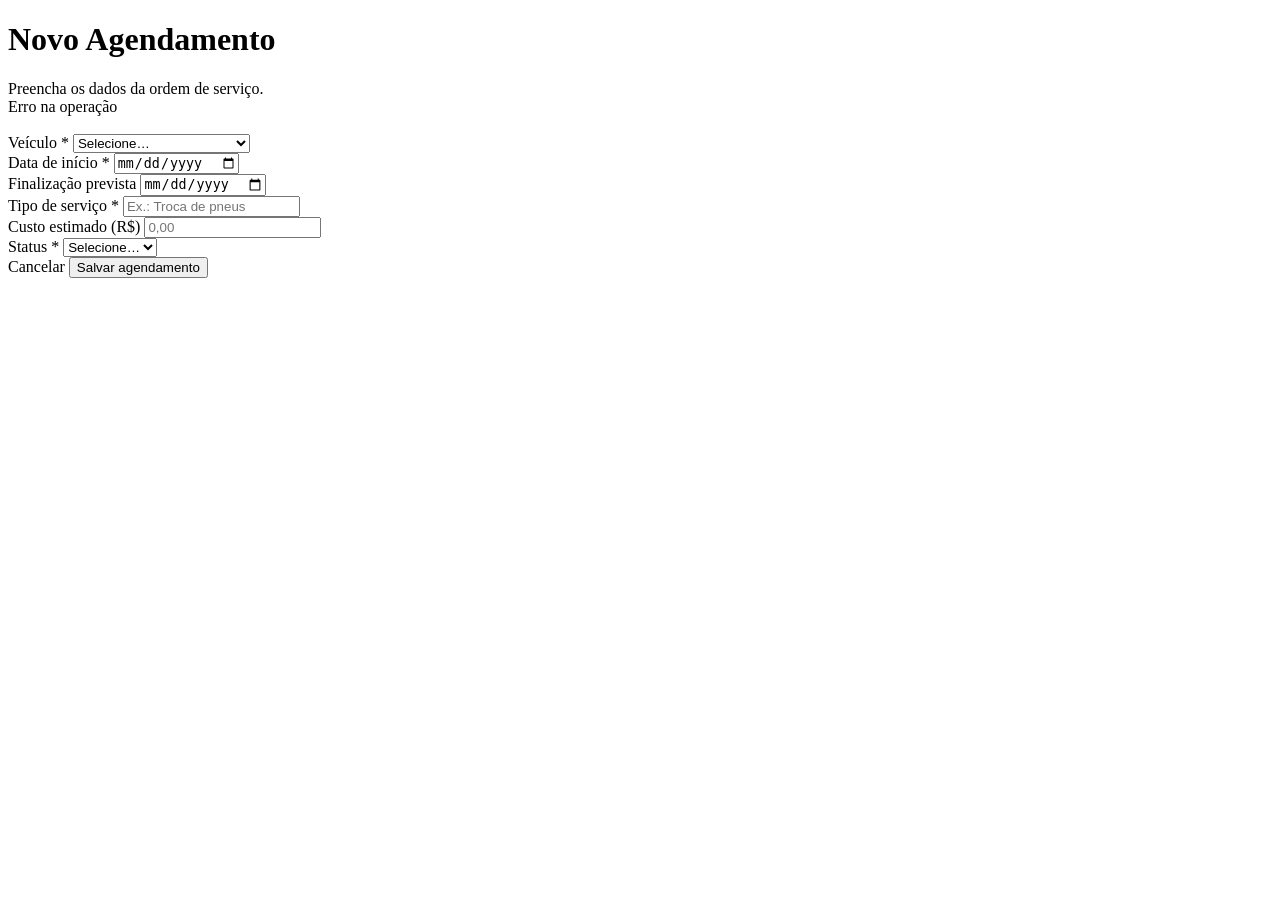
<file: src/main/resources/templates/manutencao/formulario.html>
<!DOCTYPE html>
<html lang="pt-BR" data-theme="dark" xmlns:th="http://www.thymeleaf.org">

<head th:replace="~{fragments/layout :: htmlHead(${modoEdicao} ? 'Editar Manutenção' : 'Novo Agendamento')}"></head>

<body>
  <div class="app">
    <header th:replace="~{fragments/layout :: navbar('manutencoes')}"></header>
    <main class="main">
      <div class="top">
        <div>
          <h1 th:text="${modoEdicao} ? 'Editar Agendamento #' + ${manutencaoId} : 'Novo Agendamento'">Novo Agendamento
          </h1>
          <div class="sub">Preencha os dados da ordem de serviço.</div>
        </div>
      </div>
      <form class="panel" method="post"
        th:action="${modoEdicao} ? @{/manutencoes/{id}(id=${manutencaoId})} : @{/manutencoes}"
        th:object="${manutencaoRequest}" style="max-width:760px" novalidate>

        <div th:if="${#fields.hasGlobalErrors()}" class="alert alert-err" role="alert" style="margin-bottom:18px">
          <div th:each="err : ${#fields.globalErrors()}" th:text="${err}">Erro na operação</div>
        </div>
        <div class="form-grid">
          <div class="field full">
            <label for="veiculo">Veículo <span style="color:var(--err-fg)">*</span></label>
            <select class="input" id="veiculo" th:field="*{veiculoId}"
              th:classappend="${#fields.hasErrors('veiculoId')} ? 'is-invalid'" required>
              <option value="">Selecione…</option>
              <option th:each="v : ${veiculos}" th:value="${v.id}" th:text="${v.descricaoCompleta}">ABC-1234 · Fiorino
                (Leve)</option>
            </select>
            <div class="field-error" th:if="${#fields.hasErrors('veiculoId')}" th:errors="*{veiculoId}"></div>
          </div>
          <div class="field">
            <label for="ini">Data de início <span style="color:var(--err-fg)">*</span></label>
            <input class="input" id="ini" type="date" th:field="*{dataInicio}"
              th:classappend="${#fields.hasErrors('dataInicio')} ? 'is-invalid'" required>
            <div class="field-error" th:if="${#fields.hasErrors('dataInicio')}" th:errors="*{dataInicio}"></div>
          </div>
          <div class="field">
            <label for="fim">Finalização prevista</label>
            <input class="input" id="fim" type="date" th:field="*{dataFinalizacao}"
              th:classappend="${#fields.hasErrors('dataFinalizacao')} ? 'is-invalid'" aria-describedby="fim-err">
            <div class="field-error" id="fim-err" th:if="${#fields.hasErrors('dataFinalizacao')}"
              th:errors="*{dataFinalizacao}"></div>
          </div>
          <div class="field full">
            <label for="srv">Tipo de serviço <span style="color:var(--err-fg)">*</span></label>
            <input class="input" id="srv" th:field="*{tipoServico}" placeholder="Ex.: Troca de pneus" maxlength="100"
              th:classappend="${#fields.hasErrors('tipoServico')} ? 'is-invalid'" required>
            <div class="field-error" th:if="${#fields.hasErrors('tipoServico')}" th:errors="*{tipoServico}"></div>
          </div>
          <div class="field">
            <label for="custo">Custo estimado (R$)</label>
            <input class="input" id="custo" type="number" step="0.01" min="0" th:field="*{custoEstimado}"
              placeholder="0,00" th:classappend="${#fields.hasErrors('custoEstimado')} ? 'is-invalid'">
            <div class="field-error" th:if="${#fields.hasErrors('custoEstimado')}" th:errors="*{custoEstimado}"></div>
          </div>
          <div class="field">
            <label for="status">Status <span style="color:var(--err-fg)">*</span></label>
            <select class="input" id="status" th:field="*{status}"
              th:classappend="${#fields.hasErrors('status')} ? 'is-invalid'">
              <option value="">Selecione…</option>
              <option th:each="st : ${statusList}" th:value="${st.name()}" th:text="${st.descricao}">Pendente</option>
            </select>
            <div class="field-error" th:if="${#fields.hasErrors('status')}" th:errors="*{status}"></div>
          </div>
        </div>
        <div class="form-actions">
          <a class="btn btn-ghost" th:href="@{/manutencoes}">Cancelar</a>
          <button class="btn" type="submit"
            th:text="${modoEdicao} ? 'Atualizar agendamento' : 'Salvar agendamento'">Salvar agendamento</button>
        </div>
      </form>
    </main>
  </div>
</body>

</html>
</file>
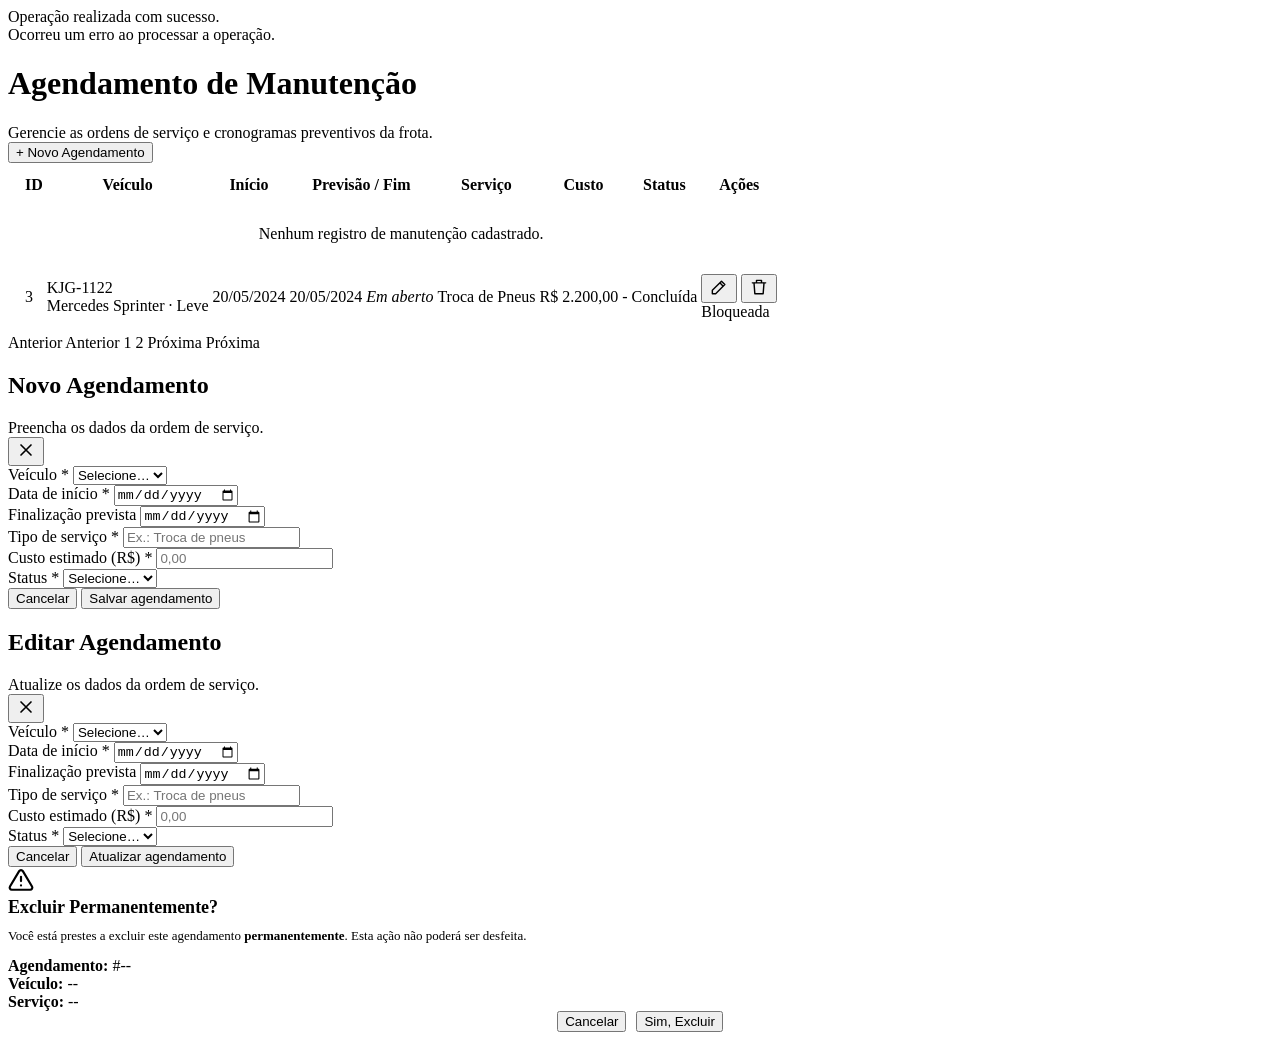
<file: src/main/resources/templates/manutencao/lista.html>
<!DOCTYPE html>
<html lang="pt-BR" data-theme="dark" xmlns:th="http://www.thymeleaf.org">
<head th:replace="~{fragments/layout :: htmlHead('Agendamento de Manutenção')}"></head>
<body><div class="app">
<header th:replace="~{fragments/layout :: navbar('manutencoes')}"></header>
<main class="main">
  <!-- Feedback flash -->
  <div th:if="${mensagemSucesso}" class="alert alert-ok" role="status" th:text="${mensagemSucesso}">Operação realizada com sucesso.</div>
  <div th:if="${mensagemErro}" class="alert alert-err" role="alert" th:text="${mensagemErro}">Ocorreu um erro ao processar a operação.</div>
  <div id="flashAlertDynamic" class="alert alert-ok" role="status" style="display:none;margin-bottom:14px"></div>

  <div class="top">
    <div><h1>Agendamento de Manutenção</h1>
      <div class="sub">Gerencie as ordens de serviço e cronogramas preventivos da frota.</div></div>
    <div class="top-actions"><button type="button" class="btn" id="btnNovoAgendamento">+ Novo Agendamento</button></div>
  </div>
  <section class="panel" style="padding:10px 14px">
    <div class="table-wrap"><table>
      <thead><tr><th>ID</th><th>Veículo</th><th>Início</th><th>Previsão / Fim</th><th>Serviço</th><th class="r">Custo</th><th>Status</th><th>Ações</th></tr></thead>
      <tbody>
        <tr th:if="${pagina.totalElements == 0}">
          <td colspan="8" style="text-align:center;padding:28px 16px;color:var(--muted)">
            Nenhum registro de manutenção cadastrado.
          </td>
        </tr>
        <tr th:each="m : ${pagina.content}">
          <td th:text="${m.id}">3</td>
          <td>
            <div class="pl" th:text="${m.veiculoPlaca}">KJG-1122</div>
            <div class="m" th:text="${m.veiculoModelo + (m.veiculoTipo != null ? ' · ' + m.veiculoTipo.descricao : '')}">Mercedes Sprinter · Leve</div>
          </td>
          <td th:text="${#temporals.format(m.dataInicio, 'dd/MM/yyyy')}">20/05/2024</td>
          <td>
            <span th:if="${m.dataFinalizacao != null}" th:text="${#temporals.format(m.dataFinalizacao, 'dd/MM/yyyy')}">20/05/2024</span>
            <i th:if="${m.dataFinalizacao == null}" class="m">Em aberto</i>
          </td>
          <td th:text="${m.tipoServico}">Troca de Pneus</td>
          <td class="r pl">
            <span th:if="${m.custoEstimado != null}" th:text="'R$ ' + ${#numbers.formatDecimal(m.custoEstimado, 1, 'POINT', 2, 'COMMA')}">R$ 2.200,00</span>
            <span th:if="${m.custoEstimado == null}" class="m">-</span>
          </td>
          <td>
            <span class="badge"
                  th:classappend="${m.status.name() == 'PENDENTE' ? 'pe' : (m.status.name() == 'EM_REALIZACAO' ? 'ru' : 'ok')}"
                  th:text="${m.status.descricao}">Concluída</span>
          </td>
          <td>
            <div th:if="${!m.concluida}" class="actions">
              <button type="button" class="icon-btn btn-open-edit"
                      th:data-id="${m.id}"
                      th:data-veiculo-id="${m.veiculoId}"
                      th:data-inicio="${#temporals.format(m.dataInicio, 'yyyy-MM-dd')}"
                      th:data-fim="${m.dataFinalizacao != null ? #temporals.format(m.dataFinalizacao, 'yyyy-MM-dd') : ''}"
                      th:data-servico="${m.tipoServico}"
                      th:data-custo="${m.custoEstimado != null ? m.custoEstimado : ''}"
                      th:data-status="${m.status.name()}"
                      aria-label="Editar" title="Editar">
                <svg width="20" height="20" viewBox="0 0 24 24" fill="none" stroke="currentColor" stroke-width="1.7" stroke-linecap="round" stroke-linejoin="round" aria-hidden="true"><path d="M4 20h4L19 9l-4-4L4 16zM13 7l4 4"/></svg>
              </button>
              <button type="button" class="icon-btn danger btn-open-delete"
                      th:data-id="${m.id}"
                      th:data-placa="${m.veiculoPlaca}"
                      th:data-modelo="${m.veiculoModelo}"
                      th:data-servico="${m.tipoServico}"
                      aria-label="Excluir" title="Excluir">
                <svg width="20" height="20" viewBox="0 0 24 24" fill="none" stroke="currentColor" stroke-width="1.7" stroke-linecap="round" stroke-linejoin="round" aria-hidden="true"><path d="M4 7h16M9 7V4h6v3M6 7l1 13h10l1-13"/></svg>
              </button>
            </div>
            <div th:if="${m.concluida}">
              <span class="m">Bloqueada</span>
            </div>
          </td>
        </tr>
      </tbody>
    </table></div>
  </section>

  <!-- Paginação -->
  <nav th:if="${pagina.totalPages > 1}" class="pager" aria-label="Paginação">
    <a th:if="${pagina.hasPrevious()}" th:href="@{/manutencoes(page=${pagina.number - 1})}">Anterior</a>
    <span th:unless="${pagina.hasPrevious()}" class="off">Anterior</span>

    <th:block th:each="i : ${#numbers.sequence(0, pagina.totalPages - 1)}">
      <span th:if="${i == pagina.number}" class="on" aria-current="page" th:text="${i + 1}">1</span>
      <a th:unless="${i == pagina.number}" th:href="@{/manutencoes(page=${i})}" th:text="${i + 1}">2</a>
    </th:block>

    <a th:if="${pagina.hasNext()}" th:href="@{/manutencoes(page=${pagina.number + 1})}">Próxima</a>
    <span th:unless="${pagina.hasNext()}" class="off">Próxima</span>
  </nav>

  <div id="modalCreate" class="modal-overlay" aria-hidden="true" role="dialog" aria-labelledby="modalCreateTitle">
    <div class="modal-card">
      <div class="modal-header">
        <div>
          <h2 id="modalCreateTitle">Novo Agendamento</h2>
          <div class="sub">Preencha os dados da ordem de serviço.</div>
        </div>
        <button type="button" class="modal-close" data-modal-close aria-label="Fechar">
          <svg width="20" height="20" viewBox="0 0 24 24" fill="none" stroke="currentColor" stroke-width="2" stroke-linecap="round" stroke-linejoin="round"><path d="M18 6L6 18M6 6l12 12"/></svg>
        </button>
      </div>
      <div id="createModalAlert" class="alert alert-err" style="display:none;margin-bottom:16px;"></div>
      <form id="formCreate" method="post" th:action="@{/manutencoes}" novalidate>
        <input type="hidden" th:name="${_csrf.parameterName}" th:value="${_csrf.token}" />
        <div class="form-grid">
          <div class="field full">
            <label for="createVeiculo">Veículo <span style="color:var(--err-fg)">*</span></label>
            <select class="input" id="createVeiculo" name="veiculoId" required>
              <option value="">Selecione…</option>
              <option th:each="v : ${veiculos}" th:value="${v.id}" th:text="${v.descricaoCompleta}"></option>
            </select>
            <div class="field-error" id="err-create-veiculoId" style="display:none;"></div>
          </div>
          <div class="field">
            <label for="createInicio">Data de início <span style="color:var(--err-fg)">*</span></label>
            <input class="input" id="createInicio" name="dataInicio" type="date" required>
            <div class="field-error" id="err-create-dataInicio" style="display:none;"></div>
          </div>
          <div class="field">
            <label for="createFim">Finalização prevista</label>
            <input class="input" id="createFim" name="dataFinalizacao" type="date">
            <div class="field-error" id="err-create-dataFinalizacao" style="display:none;"></div>
          </div>
          <div class="field full">
            <label for="createServico">Tipo de serviço <span style="color:var(--err-fg)">*</span></label>
            <input class="input" id="createServico" name="tipoServico" placeholder="Ex.: Troca de pneus" maxlength="100" required>
            <div class="field-error" id="err-create-tipoServico" style="display:none;"></div>
          </div>
          <div class="field">
            <label for="createCusto">Custo estimado (R$) <span style="color:var(--err-fg)">*</span></label>
            <input class="input" id="createCusto" name="custoEstimado" type="number" step="0.01" min="0" placeholder="0,00" required>
            <div class="field-error" id="err-create-custoEstimado" style="display:none;"></div>
          </div>
          <div class="field">
            <label for="createStatus">Status <span style="color:var(--err-fg)">*</span></label>
            <select class="input" id="createStatus" name="status" required>
              <option value="">Selecione…</option>
              <option th:each="st : ${statusList}" th:value="${st.name()}" th:text="${st.descricao}" th:selected="${st.name() == 'PENDENTE'}"></option>
            </select>
            <div class="field-error" id="err-create-status" style="display:none;"></div>
          </div>
        </div>
        <div class="form-actions">
          <button type="button" class="btn btn-ghost" data-modal-close>Cancelar</button>
          <button type="submit" class="btn" id="btnSubmitCreate">Salvar agendamento</button>
        </div>
      </form>
    </div>
  </div>

  <div id="modalEdit" class="modal-overlay" aria-hidden="true" role="dialog" aria-labelledby="modalEditTitle">
    <div class="modal-card">
      <div class="modal-header">
        <div>
          <h2 id="modalEditTitle">Editar Agendamento</h2>
          <div class="sub">Atualize os dados da ordem de serviço.</div>
        </div>
        <button type="button" class="modal-close" data-modal-close aria-label="Fechar">
          <svg width="20" height="20" viewBox="0 0 24 24" fill="none" stroke="currentColor" stroke-width="2" stroke-linecap="round" stroke-linejoin="round"><path d="M18 6L6 18M6 6l12 12"/></svg>
        </button>
      </div>
      <div id="editModalAlert" class="alert alert-err" style="display:none;margin-bottom:16px;"></div>
      <form id="formEdit" method="post" action="" novalidate>
        <input type="hidden" th:name="${_csrf.parameterName}" th:value="${_csrf.token}" />
        <div class="form-grid">
          <div class="field full">
            <label for="editVeiculo">Veículo <span style="color:var(--err-fg)">*</span></label>
            <select class="input" id="editVeiculo" name="veiculoId" required>
              <option value="">Selecione…</option>
              <option th:each="v : ${veiculos}" th:value="${v.id}" th:text="${v.descricaoCompleta}"></option>
            </select>
            <div class="field-error" id="err-edit-veiculoId" style="display:none;"></div>
          </div>
          <div class="field">
            <label for="editInicio">Data de início <span style="color:var(--err-fg)">*</span></label>
            <input class="input" id="editInicio" name="dataInicio" type="date" required>
            <div class="field-error" id="err-edit-dataInicio" style="display:none;"></div>
          </div>
          <div class="field">
            <label for="editFim">Finalização prevista</label>
            <input class="input" id="editFim" name="dataFinalizacao" type="date">
            <div class="field-error" id="err-edit-dataFinalizacao" style="display:none;"></div>
          </div>
          <div class="field full">
            <label for="editServico">Tipo de serviço <span style="color:var(--err-fg)">*</span></label>
            <input class="input" id="editServico" name="tipoServico" placeholder="Ex.: Troca de pneus" maxlength="100" required>
            <div class="field-error" id="err-edit-tipoServico" style="display:none;"></div>
          </div>
          <div class="field">
            <label for="editCusto">Custo estimado (R$) <span style="color:var(--err-fg)">*</span></label>
            <input class="input" id="editCusto" name="custoEstimado" type="number" step="0.01" min="0" placeholder="0,00" required>
            <div class="field-error" id="err-edit-custoEstimado" style="display:none;"></div>
          </div>
          <div class="field">
            <label for="editStatus">Status <span style="color:var(--err-fg)">*</span></label>
            <select class="input" id="editStatus" name="status" required>
              <option value="">Selecione…</option>
              <option th:each="st : ${statusList}" th:value="${st.name()}" th:text="${st.descricao}"></option>
            </select>
            <div class="field-error" id="err-edit-status" style="display:none;"></div>
          </div>
        </div>
        <div class="form-actions">
          <button type="button" class="btn btn-ghost" data-modal-close>Cancelar</button>
          <button type="submit" class="btn" id="btnSubmitEdit">Atualizar agendamento</button>
        </div>
      </form>
    </div>
  </div>

  <div id="modalDelete" class="modal-overlay" aria-hidden="true" role="dialog" aria-labelledby="modalDeleteTitle">
    <div class="modal-card modal-sm">
      <div class="modal-alert-icon">
        <svg width="26" height="26" viewBox="0 0 24 24" fill="none" stroke="currentColor" stroke-width="2" stroke-linecap="round" stroke-linejoin="round">
          <path d="M10.29 3.86L1.82 18a2 2 0 0 0 1.71 3h16.94a2 2 0 0 0 1.71-3L13.71 3.86a2 2 0 0 0-3.42 0z"/>
          <line x1="12" y1="9" x2="12" y2="13"/>
          <line x1="12" y1="17" x2="12.01" y2="17"/>
        </svg>
      </div>
      <h2 id="modalDeleteTitle" style="margin:0 0 8px;font-size:18px;font-weight:600">Excluir Permanentemente?</h2>
      <div class="sub" style="font-size:13px;line-height:1.5;margin-bottom:12px">
        Você está prestes a excluir este agendamento <strong>permanentemente</strong>. Esta ação não poderá ser desfeita.
      </div>
      <div class="modal-preview-box">
        <div><strong>Agendamento:</strong> <span id="delModalId">#--</span></div>
        <div><strong>Veículo:</strong> <span id="delModalVeiculo">--</span></div>
        <div><strong>Serviço:</strong> <span id="delModalServico">--</span></div>
      </div>
      <form id="formDelete" method="post" action="">
        <input type="hidden" th:name="${_csrf.parameterName}" th:value="${_csrf.token}" />
        <div style="display:flex;gap:10px;justify-content:center">
          <button type="button" class="btn btn-ghost" data-modal-close>Cancelar</button>
          <button type="submit" class="btn-danger">Sim, Excluir</button>
        </div>
      </form>
    </div>
  </div>
</main></div>

<script>
  (function () {
    const modalCreate = document.getElementById('modalCreate');
    const modalEdit = document.getElementById('modalEdit');
    const modalDelete = document.getElementById('modalDelete');
    const formCreate = document.getElementById('formCreate');
    const formEdit = document.getElementById('formEdit');
    const formDelete = document.getElementById('formDelete');
    const btnCreate = document.getElementById('btnNovoAgendamento');
    const dynamicFlash = document.getElementById('flashAlertDynamic');

    try {
      const pendingSuccess = sessionStorage.getItem('flashSucesso');
      if (pendingSuccess && dynamicFlash) {
        dynamicFlash.textContent = pendingSuccess;
        dynamicFlash.style.display = 'block';
        sessionStorage.removeItem('flashSucesso');
      }
    } catch (e) {}

    function openModal(modal) {
      if (!modal) return;
      modal.classList.add('active');
      modal.setAttribute('aria-hidden', 'false');
      document.body.style.overflow = 'hidden';
    }

    function closeModal(modal) {
      if (!modal) return;
      modal.classList.remove('active');
      modal.setAttribute('aria-hidden', 'true');
      document.body.style.overflow = '';
    }

    function closeAllModals() {
      closeModal(modalCreate);
      closeModal(modalEdit);
      closeModal(modalDelete);
    }

    function clearErrors(prefix) {
      const alertBox = document.getElementById(prefix + 'ModalAlert');
      if (alertBox) {
        alertBox.textContent = '';
        alertBox.style.display = 'none';
      }
      const modal = prefix === 'create' ? modalCreate : modalEdit;
      if (modal) {
        modal.querySelectorAll('.input.is-invalid').forEach(el => el.classList.remove('is-invalid'));
        modal.querySelectorAll('.field-error').forEach(el => {
          el.textContent = '';
          el.style.display = 'none';
        });
      }
    }

    function showFieldError(prefix, fieldName, message) {
      const errorDiv = document.getElementById('err-' + prefix + '-' + fieldName);
      const input = document.getElementById(prefix + fieldName.charAt(0).toUpperCase() + fieldName.slice(1));
      if (input) input.classList.add('is-invalid');
      if (errorDiv) {
        errorDiv.textContent = message;
        errorDiv.style.display = 'block';
      }
    }

    function setupInputClearError(modal) {
      if (!modal) return;
      modal.querySelectorAll('.input').forEach(input => {
        ['input', 'change'].forEach(evt => {
          input.addEventListener(evt, () => {
            if (input.classList.contains('is-invalid')) {
              input.classList.remove('is-invalid');
              const parentField = input.closest('.field');
              if (parentField) {
                const err = parentField.querySelector('.field-error');
                if (err) {
                  err.textContent = '';
                  err.style.display = 'none';
                }
              }
            }
          });
        });
      });
    }

    setupInputClearError(modalCreate);
    setupInputClearError(modalEdit);

    if (btnCreate) {
      btnCreate.addEventListener('click', () => {
        formCreate.reset();
        clearErrors('create');
        document.getElementById('createInicio').value = new Date().toISOString().split('T')[0];
        document.getElementById('createStatus').value = 'PENDENTE';
        openModal(modalCreate);
      });
    }

    document.querySelectorAll('.btn-open-edit').forEach(btn => {
      btn.addEventListener('click', () => {
        clearErrors('edit');
        const id = btn.getAttribute('data-id');
        formEdit.action = '/manutencoes/' + id;
        document.getElementById('modalEditTitle').textContent = 'Editar Agendamento #' + id;
        document.getElementById('editVeiculo').value = btn.getAttribute('data-veiculo-id') || '';
        document.getElementById('editInicio').value = btn.getAttribute('data-inicio') || '';
        document.getElementById('editFim').value = btn.getAttribute('data-fim') || '';
        document.getElementById('editServico').value = btn.getAttribute('data-servico') || '';
        document.getElementById('editCusto').value = btn.getAttribute('data-custo') || '';
        document.getElementById('editStatus').value = btn.getAttribute('data-status') || '';
        openModal(modalEdit);
      });
    });

    document.querySelectorAll('.btn-open-delete').forEach(btn => {
      btn.addEventListener('click', () => {
        const id = btn.getAttribute('data-id');
        formDelete.action = '/manutencoes/' + id + '/excluir';
        document.getElementById('delModalId').textContent = '#' + id;
        const placa = btn.getAttribute('data-placa') || '';
        const modelo = btn.getAttribute('data-modelo') || '';
        document.getElementById('delModalVeiculo').textContent = placa + (modelo ? ' · ' + modelo : '');
        document.getElementById('delModalServico').textContent = btn.getAttribute('data-servico') || '';
        openModal(modalDelete);
      });
    });

    document.querySelectorAll('[data-modal-close]').forEach(btn => {
      btn.addEventListener('click', closeAllModals);
    });

    [modalCreate, modalEdit, modalDelete].forEach(modal => {
      if (modal) {
        modal.addEventListener('click', (e) => {
          if (e.target === modal) closeAllModals();
        });
      }
    });

    document.addEventListener('keydown', (e) => {
      if (e.key === 'Escape') closeAllModals();
    });

    function validateClientSide(form, prefix) {
      let hasError = false;
      const veiculo = form.querySelector('[name="veiculoId"]').value.trim();
      const inicio = form.querySelector('[name="dataInicio"]').value.trim();
      const fim = form.querySelector('[name="dataFinalizacao"]').value.trim();
      const servico = form.querySelector('[name="tipoServico"]').value.trim();
      const custo = form.querySelector('[name="custoEstimado"]').value.trim();
      const status = form.querySelector('[name="status"]').value.trim();

      if (!veiculo) {
        showFieldError(prefix, 'veiculoId', 'O veículo é obrigatório');
        hasError = true;
      }
      if (!inicio) {
        showFieldError(prefix, 'dataInicio', 'A data de início é obrigatória');
        hasError = true;
      }
      if (fim && inicio && fim < inicio) {
        showFieldError(prefix, 'dataFinalizacao', 'A data de finalização não pode ser anterior à data de início.');
        hasError = true;
      }
      if (!servico) {
        showFieldError(prefix, 'tipoServico', 'O tipo de serviço é obrigatório');
        hasError = true;
      } else if (servico.length > 100) {
        showFieldError(prefix, 'tipoServico', 'O tipo de serviço não pode ultrapassar 100 caracteres');
        hasError = true;
      }
      if (custo === '') {
        showFieldError(prefix, 'custoEstimado', 'O custo estimado é obrigatório');
        hasError = true;
      } else if (parseFloat(custo) < 0) {
        showFieldError(prefix, 'custoEstimado', 'O custo estimado não pode ser negativo');
        hasError = true;
      }
      if (!status) {
        showFieldError(prefix, 'status', 'O status é obrigatório');
        hasError = true;
      }

      if (hasError) {
        const alertBox = document.getElementById(prefix + 'ModalAlert');
        if (alertBox) {
          alertBox.textContent = 'Por favor, preencha os campos obrigatórios corretamente.';
          alertBox.style.display = 'block';
        }
      }
      return !hasError;
    }

    async function handleModalSubmit(e, form, prefix) {
      e.preventDefault();
      clearErrors(prefix);

      if (!validateClientSide(form, prefix)) {
        return;
      }

      const submitBtn = form.querySelector('button[type="submit"]');
      const originalBtnText = submitBtn ? submitBtn.textContent : '';
      if (submitBtn) {
        submitBtn.disabled = true;
        submitBtn.textContent = 'Salvando…';
      }

      try {
        const formData = new FormData(form);
        const response = await fetch(form.action, {
          method: 'POST',
          body: formData,
          headers: {
            'X-Requested-With': 'XMLHttpRequest'
          }
        });

        const htmlText = await response.text();
        const doc = new DOMParser().parseFromString(htmlText, 'text/html');

        const hasFormErrors = doc.querySelector('.field-error') !== null || doc.querySelector('.alert.alert-err') !== null;
        const isFormularioView = doc.querySelector('form.panel') !== null;

        if (hasFormErrors || isFormularioView) {
          const globalAlert = doc.querySelector('.alert.alert-err');
          const alertBox = document.getElementById(prefix + 'ModalAlert');
          if (alertBox) {
            alertBox.textContent = globalAlert ? globalAlert.textContent.trim() : 'Corrija os erros indicados abaixo.';
            alertBox.style.display = 'block';
          }

          const fieldMap = [
            { name: 'veiculoId', selector: '#veiculo' },
            { name: 'dataInicio', selector: '#ini' },
            { name: 'dataFinalizacao', selector: '#fim' },
            { name: 'tipoServico', selector: '#srv' },
            { name: 'custoEstimado', selector: '#custo' },
            { name: 'status', selector: '#status' }
          ];

          fieldMap.forEach(f => {
            let errorText = '';
            const formInput = doc.querySelector(f.selector);
            if (formInput) {
              const fieldContainer = formInput.closest('.field');
              if (fieldContainer) {
                const errDiv = fieldContainer.querySelector('.field-error');
                if (errDiv && errDiv.textContent.trim()) {
                  errorText = errDiv.textContent.trim();
                }
              }
            }
            if (!errorText && f.name === 'dataFinalizacao') {
              const fimErr = doc.getElementById('fim-err');
              if (fimErr && fimErr.textContent.trim()) errorText = fimErr.textContent.trim();
            }
            if (errorText) {
              showFieldError(prefix, f.name, errorText);
            }
          });

          const firstInvalid = (prefix === 'create' ? modalCreate : modalEdit).querySelector('.input.is-invalid');
          if (firstInvalid) firstInvalid.focus();

          if (submitBtn) {
            submitBtn.disabled = false;
            submitBtn.textContent = originalBtnText;
          }
          return;
        }

        const okAlert = doc.querySelector('.alert.alert-ok');
        const successMessage = okAlert ? okAlert.textContent.trim() : (prefix === 'create' ? 'Manutenção agendada com sucesso!' : 'Manutenção atualizada com sucesso!');
        try {
          sessionStorage.setItem('flashSucesso', successMessage);
        } catch (e) {}

        window.location.href = '/manutencoes';
      } catch (err) {
        console.error('Erro ao enviar formulário:', err);
        const alertBox = document.getElementById(prefix + 'ModalAlert');
        if (alertBox) {
          alertBox.textContent = 'Erro ao se comunicar com o servidor. Verifique sua conexão e tente novamente.';
          alertBox.style.display = 'block';
        }
        if (submitBtn) {
          submitBtn.disabled = false;
          submitBtn.textContent = originalBtnText;
        }
      }
    }

    if (formCreate) {
      formCreate.addEventListener('submit', (e) => handleModalSubmit(e, formCreate, 'create'));
    }

    if (formEdit) {
      formEdit.addEventListener('submit', (e) => handleModalSubmit(e, formEdit, 'edit'));
    }
  })();
</script>
</body></html>
</file>
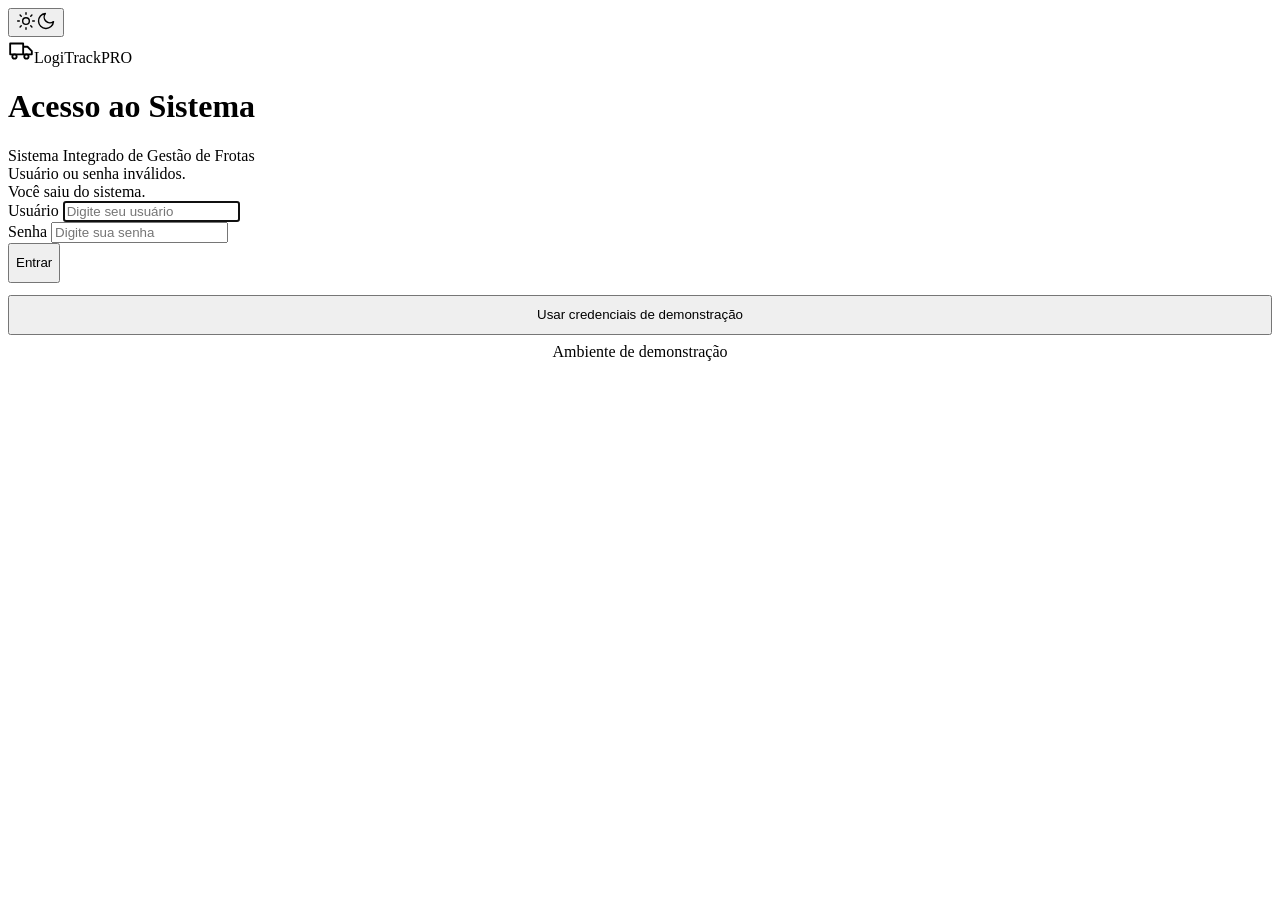
<file: src/main/resources/templates/security/login.html>
<!DOCTYPE html>
<html lang="pt-BR" data-theme="dark" xmlns:th="http://www.thymeleaf.org">

<head>
  <meta charset="utf-8">
  <meta name="viewport" content="width=device-width, initial-scale=1">
  <meta name="color-scheme" content="dark light">
  <title>Login — LogiTrack Pro</title>

  <script th:src="@{/js/theme.js}"></script>
  <link rel="stylesheet" th:href="@{/css/logitrack.css}">
  <link rel="icon" type="image/svg+xml" th:href="@{/favicon.svg}">
</head>

<body>
  <button type="button" class="icon-btn theme-toggle theme-toggle-float" data-theme-toggle aria-pressed="true"
    aria-label="Modo escuro" title="Alternar tema claro/escuro"><span class="i-sun"><svg width="20" height="20"
        viewBox="0 0 24 24" fill="none" stroke="currentColor" stroke-width="1.7" stroke-linecap="round"
        stroke-linejoin="round" aria-hidden="true">
        <circle cx="12" cy="12" r="4" />
        <path d="M12 2v2M12 20v2M4.9 4.9l1.4 1.4M17.7 17.7l1.4 1.4M2 12h2M20 12h2M4.9 19.1l1.4-1.4M17.7 6.3l1.4-1.4" />
      </svg></span><span class="i-moon"><svg width="20" height="20" viewBox="0 0 24 24" fill="none"
        stroke="currentColor" stroke-width="1.7" stroke-linecap="round" stroke-linejoin="round" aria-hidden="true">
        <path d="M21 12.8A9 9 0 1111.2 3a7 7 0 009.8 9.8z" />
      </svg></span></button>
  <main class="login-page">
    <div class="login-box">
      <div class="login-brand"><svg width="26" height="26" viewBox="0 0 24 24" fill="none" stroke="currentColor"
          stroke-width="1.7" stroke-linecap="round" stroke-linejoin="round" aria-hidden="true">
          <path d="M2 6h12v10H2zM14 9h4l4 4v3h-8" />
          <circle cx="6" cy="18" r="2" />
          <circle cx="17" cy="18" r="2" />
        </svg>LogiTrack<span>PRO</span></div>
      <form class="panel login-card" method="post" th:action="@{/login}">
        <div>
          <h1>Acesso ao Sistema</h1>
          <div class="sub">Sistema Integrado de Gestão de Frotas</div>
        </div>
        <div th:if="${param.error}" class="alert alert-err" role="alert">Usuário ou senha inválidos.</div>
        <div th:if="${param.logout}" class="alert alert-ok" role="status">Você saiu do sistema.</div>
        <div class="field"><label for="u">Usuário</label>
          <input class="input" id="u" name="username" placeholder="Digite seu usuário" autocomplete="username" required
            autofocus>
        </div>
        <div class="field"><label for="s">Senha</label>
          <input class="input" id="s" name="password" type="password" placeholder="Digite sua senha"
            autocomplete="current-password" required>
        </div>
        <button class="btn" style="height:40px" type="submit">Entrar</button>
        <div th:if="${demoLogin}" style="display:flex;flex-direction:column;gap:8px;margin-top:12px;text-align:center">
          <button type="button" id="btnDemoLogin" class="btn btn-ghost" style="height:40px"
                  th:data-user="${demoUsername}" th:data-pass="${demoPassword}">Usar credenciais de demonstração</button>
          <span class="sub">Ambiente de demonstração</span>
        </div>
      </form>
    </div>
  </main>
  <script th:if="${demoLogin}" th:src="@{/js/login-demo.js}"></script>
</body>

</html>
</file>
<file: docs/design/css/logitrack.css>
@font-face {
  font-family: 'Poppins';
  font-style: normal;
  font-weight: 400;
  font-display: swap;
  src: url("../fonts/poppins-400.woff2") format("woff2");
  unicode-range: U+0000-00FF, U+0131, U+0152-0153, U+02BB-02BC, U+02C6, U+02DA, U+02DC, U+2000-206F, U+20AC, U+2122, U+2191, U+2193, U+2212, U+2215, U+FEFF, U+FFFD;
}
@font-face {
  font-family: 'Poppins';
  font-style: normal;
  font-weight: 500;
  font-display: swap;
  src: url("../fonts/poppins-500.woff2") format("woff2");
  unicode-range: U+0000-00FF, U+0131, U+0152-0153, U+02BB-02BC, U+02C6, U+02DA, U+02DC, U+2000-206F, U+20AC, U+2122, U+2191, U+2193, U+2212, U+2215, U+FEFF, U+FFFD;
}
@font-face {
  font-family: 'Poppins';
  font-style: normal;
  font-weight: 600;
  font-display: swap;
  src: url("../fonts/poppins-600.woff2") format("woff2");
  unicode-range: U+0000-00FF, U+0131, U+0152-0153, U+02BB-02BC, U+02C6, U+02DA, U+02DC, U+2000-206F, U+20AC, U+2122, U+2191, U+2193, U+2212, U+2215, U+FEFF, U+FFFD;
}

:root,
:root[data-theme="dark"] {
  color-scheme: dark;
  --bg: #1b1c24;
  --nav: #20212b;
  --nav-line: #2c2e3b;
  --panel: #252632;
  --tile: #1a1b23;
  --input: #1a1b23;
  --line: #333546;
  --line-soft: #2e3040;
  --field-line: #333546;
  --hover: #2e3040;
  --avatar: #34364a;
  --text: #f1f3f7;
  --text-2: #c9ccd9;
  --text-3: #d6d9e4;
  --strong: #ffffff;
  --muted: #8a8d9e;
  --muted-nav: #9a9db0;
  --accent: #a8e6dc;
  --on-accent: #17181f;
  --accent-text: #a8e6dc;
  --amber: #f6b04a;
  --pink: #e9b8e4;
  --pe-fg: #f6b04a;
  --pe-bg: #3a2f1f;
  --pe-bd: #8a5f22;
  --ru-fg: #34a8f0;
  --ru-bg: #1c2f3f;
  --ru-bd: #1e5f8c;
  --ok-fg: #a8e6dc;
  --ok-bg: #223a3a;
  --ok-bd: #3d6f68;
  --err-fg: #ff8a80;
  --err-bg: #3a1f22;
  --err-bd: #8a2f33;
  --chart-leve: #a8e6dc;
  --chart-pesado: #f6b04a;
  --shadow: none;
}

:root[data-theme="light"] {
  color-scheme: light;
  --bg: #f4f5f9;
  --nav: #ffffff;
  --nav-line: #e3e5ee;
  --panel: #ffffff;
  --tile: #f1f3f8;
  --input: #ffffff;
  --line: #dfe2ec;
  --line-soft: #eceef4;
  --field-line: #8f93a8;
  --hover: #eceef4;
  --avatar: #e3e5ee;
  --text: #1b1c24;
  --text-2: #3d4052;
  --text-3: #3d4052;
  --strong: #1b1c24;
  --muted: #5f6377;
  --muted-nav: #5f6377;
  --accent: #a8e6dc;
  --on-accent: #17181f;
  --accent-text: #0b6b61;
  --amber: #8a5300;
  --pink: #8e3a85;
  --pe-fg: #8a5300;
  --pe-bg: #fff1d6;
  --pe-bd: #f0cf94;
  --ru-fg: #0b64a0;
  --ru-bg: #e1f1fc;
  --ru-bd: #a9d3ee;
  --ok-fg: #0b6b61;
  --ok-bg: #dcf5f0;
  --ok-bd: #9bd3c9;
  --err-fg: #b42318;
  --err-bg: #fdecea;
  --err-bd: #f3b8b3;
  --chart-leve: #12907f;
  --chart-pesado: #c77700;
  --shadow: 0 1px 2px rgba(20, 22, 40, .06), 0 1px 3px rgba(20, 22, 40, .05);
}

* { box-sizing: border-box; }
html { background: var(--bg); }
body {
  margin: 0;
  background: var(--bg);
  color: var(--text);
  font: 400 14px/1.45 Poppins, system-ui, -apple-system, "Segoe UI", sans-serif;
}
h1 { margin: 0; font-size: 22px; font-weight: 600; }
a { color: var(--accent-text); }
:focus-visible { outline: 2px solid var(--accent-text); outline-offset: 2px; }

@media (prefers-reduced-motion: no-preference) {
  html.theme-anim, html.theme-anim * {
    transition: background-color .2s, color .2s, border-color .2s, fill .2s, stroke .2s !important;
  }
}

.app { display: flex; flex-direction: column; min-height: 100vh; }
.main { flex: 1; min-width: 0; padding: 28px 32px; display: flex; flex-direction: column; gap: 20px; }
.top { display: flex; justify-content: space-between; align-items: center; gap: 16px; flex-wrap: wrap; }
.top-actions { display: flex; gap: 10px; align-items: center; }
.sub { color: var(--muted); font-size: 13px; margin-top: 4px; }
.row { display: flex; gap: 20px; flex-wrap: wrap; }

.nav {
  flex: none;
  background: var(--nav);
  border-bottom: 1px solid var(--nav-line);
  padding: 8px 32px;
  min-height: 60px;
  display: flex;
  align-items: center;
  gap: 6px;
  flex-wrap: wrap;
}
.brand { display: flex; align-items: center; gap: 10px; font-weight: 600; font-size: 18px; padding: 0 28px 0 0; color: var(--text); }
.brand span { color: var(--accent-text); }
.nav-link {
  display: flex;
  align-items: center;
  gap: 12px;
  padding: 8px 14px;
  border-radius: 10px;
  color: var(--muted-nav);
  text-decoration: none;
  font: 400 14px Poppins, system-ui, sans-serif;
  background: none;
  border: 0;
  cursor: pointer;
}
.nav-link:hover { background: var(--hover); color: var(--text); }
.nav-link.on { background: var(--accent); color: var(--on-accent); font-weight: 500; }
.nav-spacer { flex: 1; }
.user { display: flex; align-items: center; gap: 10px; font-size: 13px; color: var(--text-2); margin-right: 8px; }
.avatar {
  width: 34px;
  height: 34px;
  border-radius: 50%;
  background: var(--avatar);
  display: inline-flex;
  align-items: center;
  justify-content: center;
  color: var(--accent-text);
  font-weight: 500;
}
.nav form { margin: 0; }

.panel { background: var(--panel); border-radius: 16px; padding: 22px; box-shadow: var(--shadow); }
.ph { font-size: 16px; font-weight: 500; margin: 0 0 4px; }
.tiles { display: flex; gap: 14px; flex-wrap: wrap; }
.tile { background: var(--tile); border-radius: 14px; padding: 18px; flex: 1; min-width: 190px; }
.tile .v { font-size: 22px; font-weight: 600; margin: 14px 0 2px; }
.tile .t { font-size: 13px; color: var(--text-2); }
.tile .n { font-size: 11px; margin-top: 6px; }
.c-amber { color: var(--amber); }
.c-accent { color: var(--accent-text); }
.c-pink { color: var(--pink); }

.btn {
  background: var(--accent);
  color: var(--on-accent);
  border: 0;
  border-radius: 10px;
  padding: 0 20px;
  min-height: 36px;
  font: 500 14px Poppins, system-ui, sans-serif;
  cursor: pointer;
  display: inline-flex;
  align-items: center;
  justify-content: center;
  gap: 8px;
  text-decoration: none;
}
.btn:hover { filter: brightness(.94); }
.btn-outline { background: none; border: 1px solid var(--accent-text); color: var(--accent-text); }
.btn-outline:hover { background: var(--hover); filter: none; }
.btn-ghost { background: none; border: 1px solid var(--field-line); color: var(--text-2); }
.btn-ghost:hover { background: var(--hover); filter: none; }
.icon-btn {
  width: 36px;
  height: 36px;
  border-radius: 10px;
  background: none;
  border: 0;
  color: var(--muted-nav);
  display: inline-flex;
  align-items: center;
  justify-content: center;
  cursor: pointer;
}
.icon-btn:hover { background: var(--hover); color: var(--text); }
.icon-btn.danger:hover { color: var(--err-fg); }
.actions { display: flex; gap: 2px; align-items: center; }
.actions form { margin: 0; }

.theme-toggle { border: 1px solid var(--nav-line); }
.theme-toggle .i-sun { display: none; }
:root[data-theme="dark"] .theme-toggle .i-moon { display: none; }
:root[data-theme="dark"] .theme-toggle .i-sun { display: block; }
:root[data-theme="light"] .theme-toggle .i-sun { display: none; }
:root[data-theme="light"] .theme-toggle .i-moon { display: block; }
.theme-toggle-float { position: fixed; top: 16px; right: 16px; background: var(--panel); box-shadow: var(--shadow); z-index: 10; }

.field label { display: block; font-size: 13px; color: var(--muted-nav); margin-bottom: 8px; }
.input, .fld {
  width: 100%;
  height: 46px;
  background: var(--input);
  color: var(--text);
  border: 1px solid var(--field-line);
  border-radius: 10px;
  padding: 0 14px;
  font: 400 14px Poppins, system-ui, sans-serif;
}
.fld { width: auto; min-height: 36px; height: 36px; background: var(--panel); }
.input::placeholder { color: var(--muted); }
.input.is-invalid { border-color: var(--err-fg); }
.field-error { color: var(--err-fg); font-size: 12px; margin-top: 6px; }
.form-grid { display: grid; grid-template-columns: repeat(2, minmax(0, 1fr)); gap: 18px; }
.form-grid .full { grid-column: 1 / -1; }
.form-actions { display: flex; gap: 10px; justify-content: flex-end; margin-top: 22px; }

.alert { border: 1px solid; border-radius: 10px; padding: 12px 14px; font-size: 13px; }
.alert-err { color: var(--err-fg); background: var(--err-bg); border-color: var(--err-bd); }
.alert-ok { color: var(--ok-fg); background: var(--ok-bg); border-color: var(--ok-bd); }

.table-wrap { overflow-x: auto; }
table { width: 100%; border-collapse: collapse; min-width: 820px; }
th { text-align: left; font-size: 13px; font-weight: 500; color: var(--muted); padding: 12px 16px; border-bottom: 1px solid var(--line); }
td { padding: 14px 16px; border-bottom: 1px solid var(--line-soft); font-size: 13px; color: var(--text-3); }
tr:last-child td { border-bottom: 0; }
.r { text-align: right; }
.m { color: var(--muted); font-size: 11px; }
.pl { font-weight: 500; color: var(--strong); }
.badge { display: inline-block; padding: 3px 10px; border-radius: 6px; font-size: 12px; border: 1px solid; white-space: nowrap; }
.pe { color: var(--pe-fg); border-color: var(--pe-bd); background: var(--pe-bg); }
.ru { color: var(--ru-fg); border-color: var(--ru-bd); background: var(--ru-bg); }
.ok { color: var(--ok-fg); border-color: var(--ok-bd); background: var(--ok-bg); }

.pager { display: flex; gap: 6px; justify-content: center; margin-top: 16px; flex-wrap: wrap; }
.pager a, .pager span {
  min-width: 36px;
  height: 36px;
  padding: 0 10px;
  display: inline-flex;
  align-items: center;
  justify-content: center;
  border-radius: 10px;
  color: var(--muted-nav);
  text-decoration: none;
  font-size: 13px;
}
.pager a:hover { background: var(--hover); color: var(--text); }
.pager .on { background: var(--accent); color: var(--on-accent); font-weight: 500; }
.pager .off { opacity: .45; }

.donut { position: relative; width: 170px; height: 170px; margin: 20px auto 16px; }
.donut svg { transform: rotate(-90deg); }
.donut .track { stroke: var(--chart-pesado); }
.donut .fill { stroke: var(--chart-leve); }
.donut-center { position: absolute; inset: 0; display: flex; flex-direction: column; align-items: center; justify-content: center; }
.donut-center .big { font-size: 26px; font-weight: 600; }
.legend { display: flex; gap: 24px; justify-content: center; font-size: 12px; color: var(--text-2); flex-wrap: wrap; }
.legend i { display: inline-block; width: 10px; height: 10px; border-radius: 50%; margin-right: 6px; }

.login-page { min-height: 100vh; display: flex; align-items: center; justify-content: center; padding: 32px; }
.login-box { width: 100%; max-width: 400px; }
.login-brand {
  display: flex;
  align-items: center;
  justify-content: center;
  font-weight: 600;
  font-size: 24px;
  padding-bottom: 28px;
  color: var(--text);
}
.login-brand svg { margin-right: 10px; color: var(--accent-text); }
.login-brand span { color: var(--accent-text); margin-left: .3em; }
.login-card { padding: 32px; display: flex; flex-direction: column; gap: 18px; }

.btn-danger {
  background: var(--err-fg);
  color: #ffffff;
  border: 0;
  border-radius: 10px;
  padding: 0 20px;
  min-height: 36px;
  font: 500 14px Poppins, system-ui, sans-serif;
  cursor: pointer;
  display: inline-flex;
  align-items: center;
  justify-content: center;
  gap: 8px;
  text-decoration: none;
}
.btn-danger:hover { filter: brightness(.92); }

.modal-overlay {
  position: fixed;
  inset: 0;
  background: rgba(10, 11, 16, 0.75);
  backdrop-filter: blur(5px);
  -webkit-backdrop-filter: blur(5px);
  display: flex;
  align-items: center;
  justify-content: center;
  padding: 20px;
  z-index: 1000;
  opacity: 0;
  visibility: hidden;
  transition: opacity .2s ease, visibility .2s ease;
}
.modal-overlay.active {
  opacity: 1;
  visibility: visible;
}
.modal-card {
  background: var(--panel);
  border: 1px solid var(--line);
  border-radius: 16px;
  width: 100%;
  max-width: 580px;
  box-shadow: 0 24px 48px rgba(0, 0, 0, 0.45);
  padding: 24px 28px;
  transform: translateY(16px) scale(.97);
  transition: transform .2s ease;
  max-height: 90vh;
  overflow-y: auto;
}
.modal-overlay.active .modal-card {
  transform: translateY(0) scale(1);
}
.modal-card.modal-sm {
  max-width: 440px;
  text-align: center;
}
.modal-header {
  display: flex;
  align-items: flex-start;
  justify-content: space-between;
  gap: 12px;
  margin-bottom: 20px;
}
.modal-header h2 {
  margin: 0;
  font-size: 18px;
  font-weight: 600;
  color: var(--text);
}
.modal-close {
  background: none;
  border: 0;
  color: var(--muted-nav);
  cursor: pointer;
  padding: 4px;
  border-radius: 8px;
  display: flex;
  align-items: center;
  justify-content: center;
}
.modal-close:hover {
  background: var(--hover);
  color: var(--text);
}
.modal-alert-icon {
  width: 54px;
  height: 54px;
  border-radius: 14px;
  background: var(--err-bg);
  border: 1px solid var(--err-bd);
  color: var(--err-fg);
  display: inline-flex;
  align-items: center;
  justify-content: center;
  margin-bottom: 16px;
}
.modal-preview-box {
  background: var(--tile);
  border: 1px solid var(--line);
  border-radius: 10px;
  padding: 12px 16px;
  margin: 16px 0 22px;
  text-align: left;
  font-size: 13px;
  color: var(--text-2);
}
.modal-preview-box strong {
  color: var(--strong);
}

@media (max-width: 820px) {
  .nav { padding: 8px 16px; }
  .main { padding: 20px 16px; }
  .form-grid { grid-template-columns: 1fr; }
}
</file>
